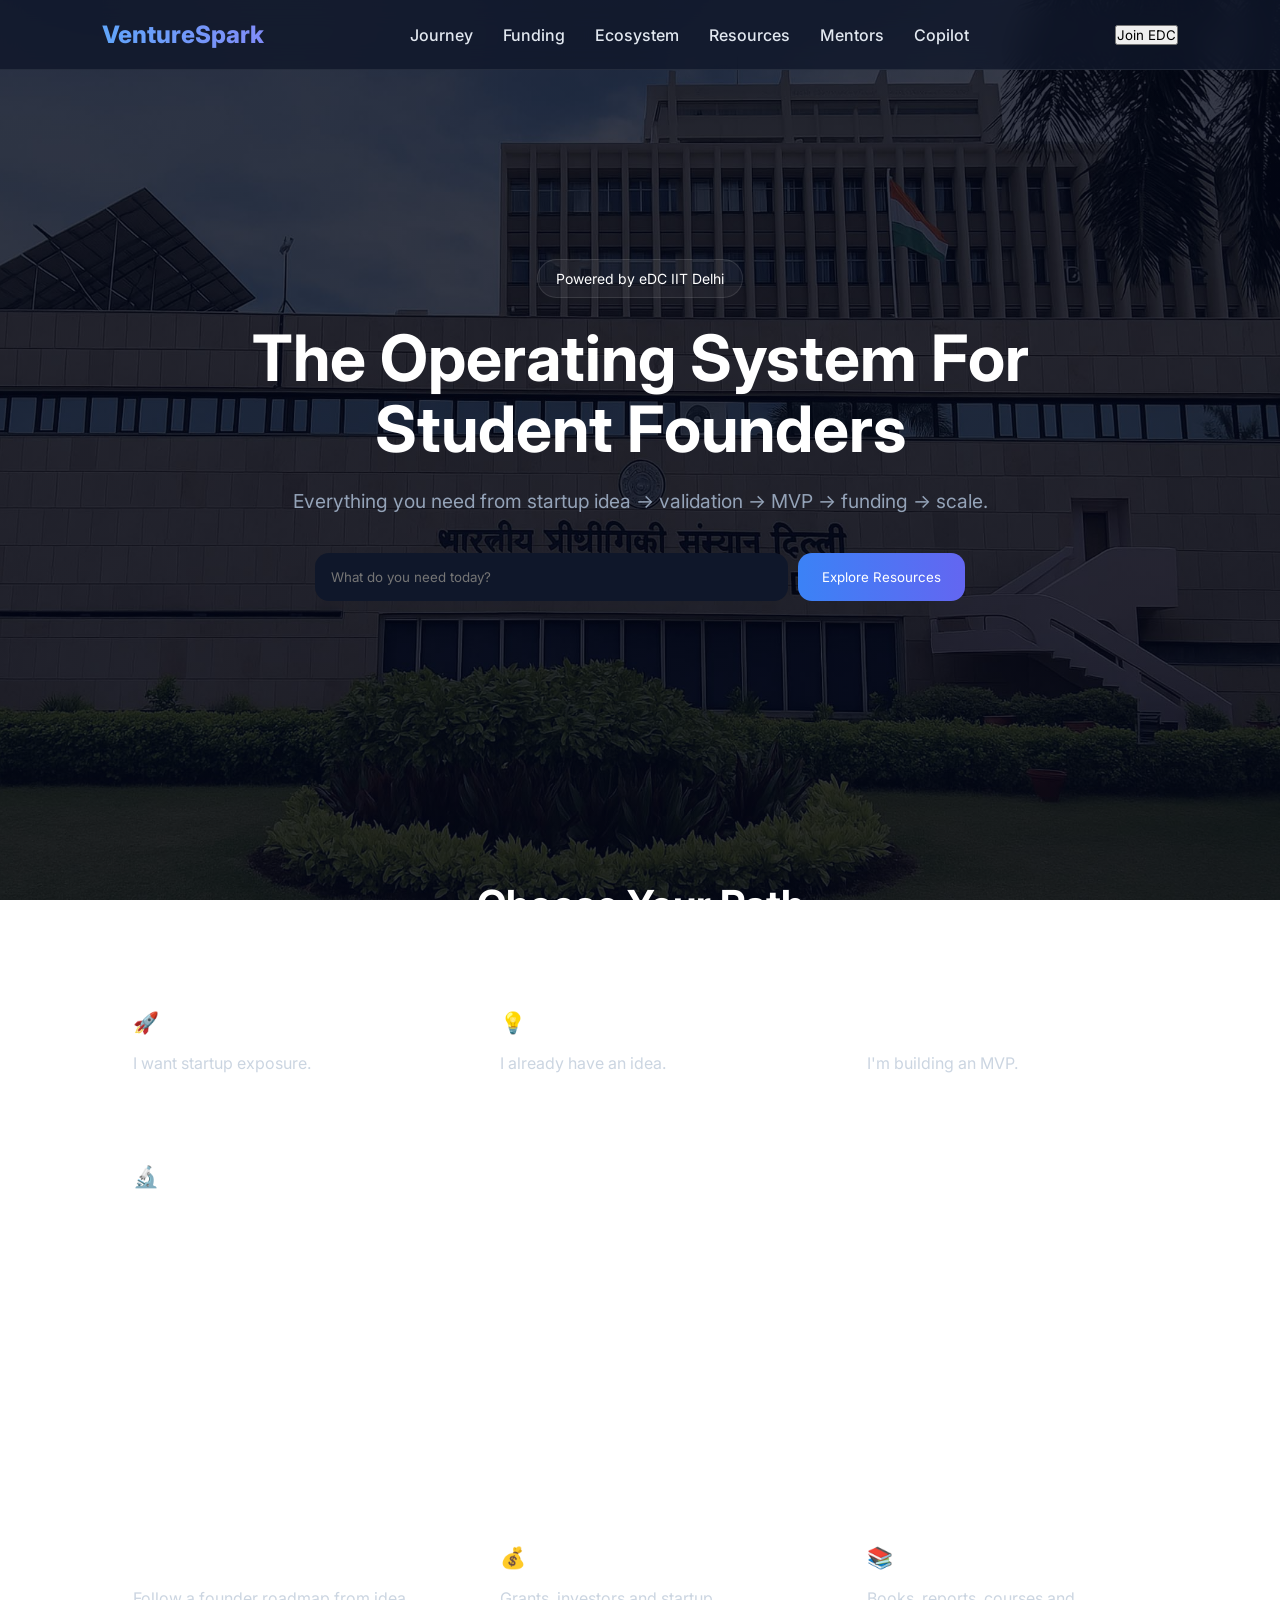
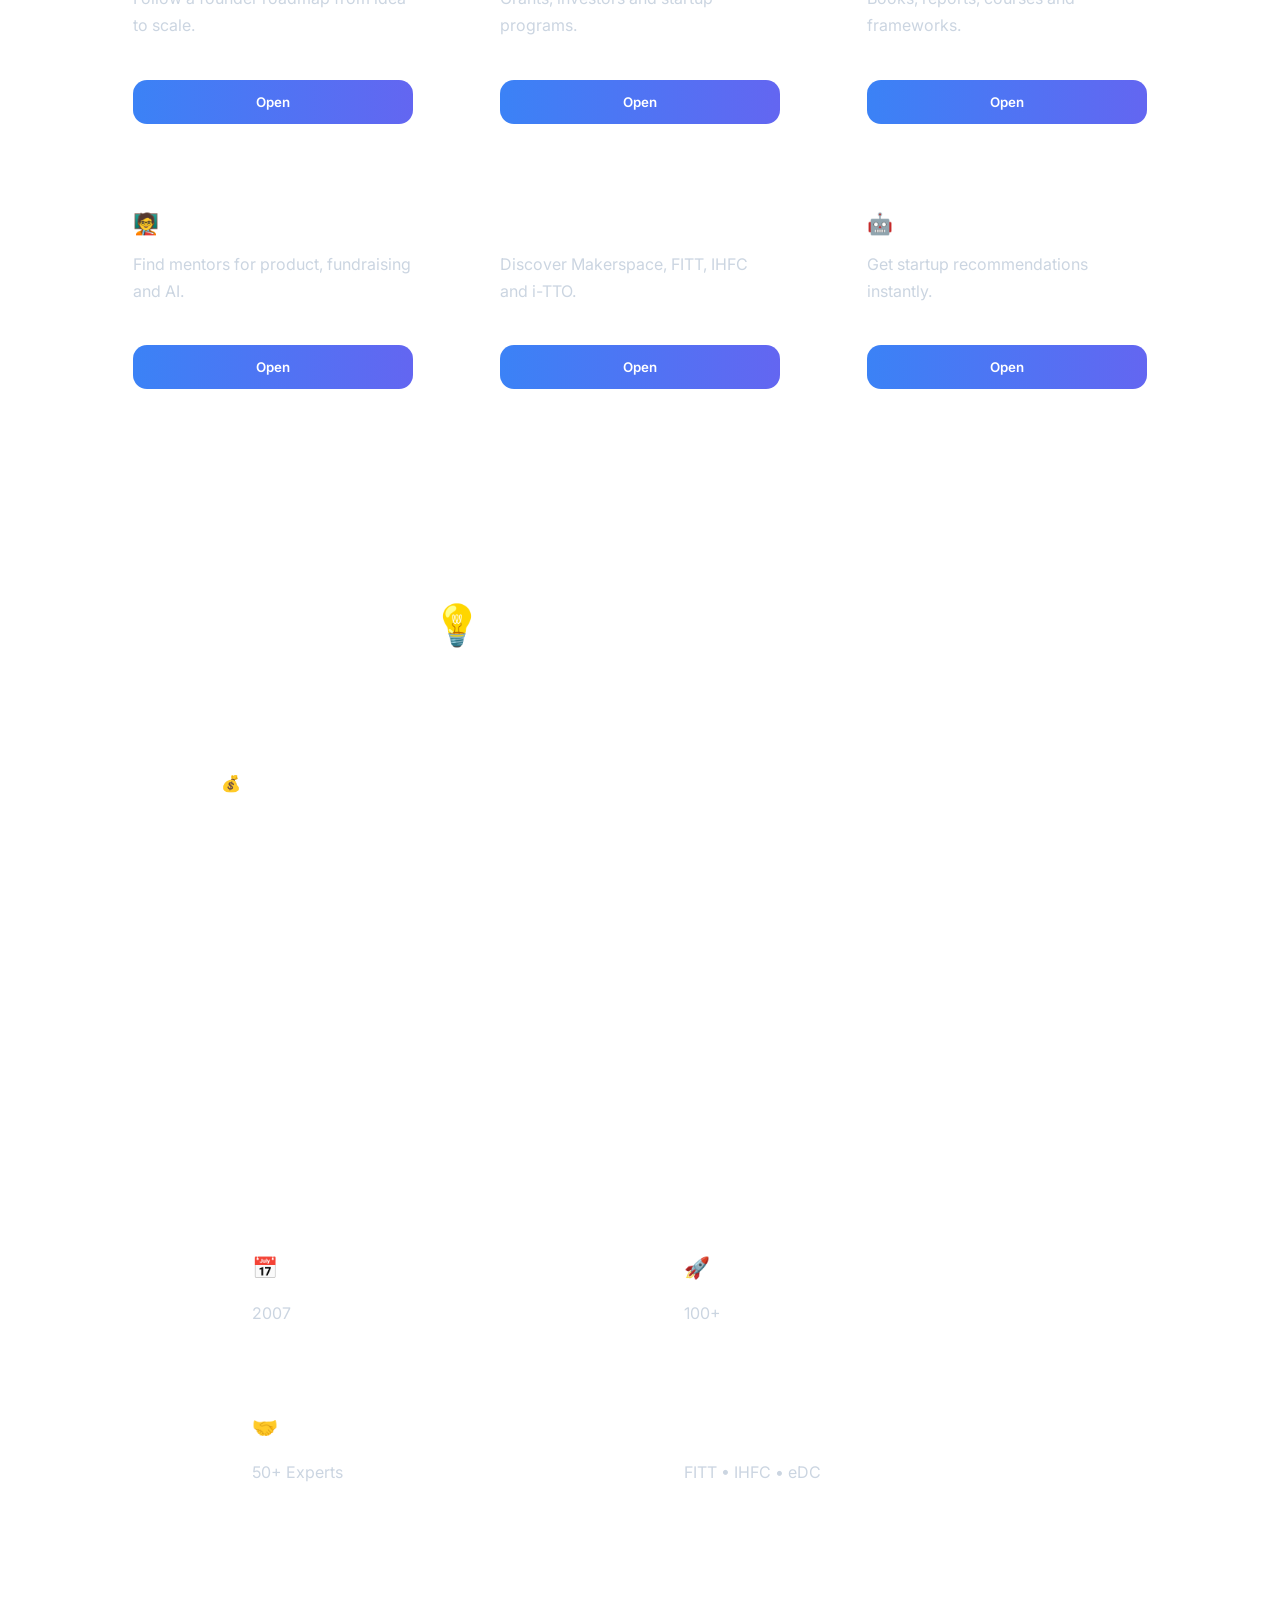
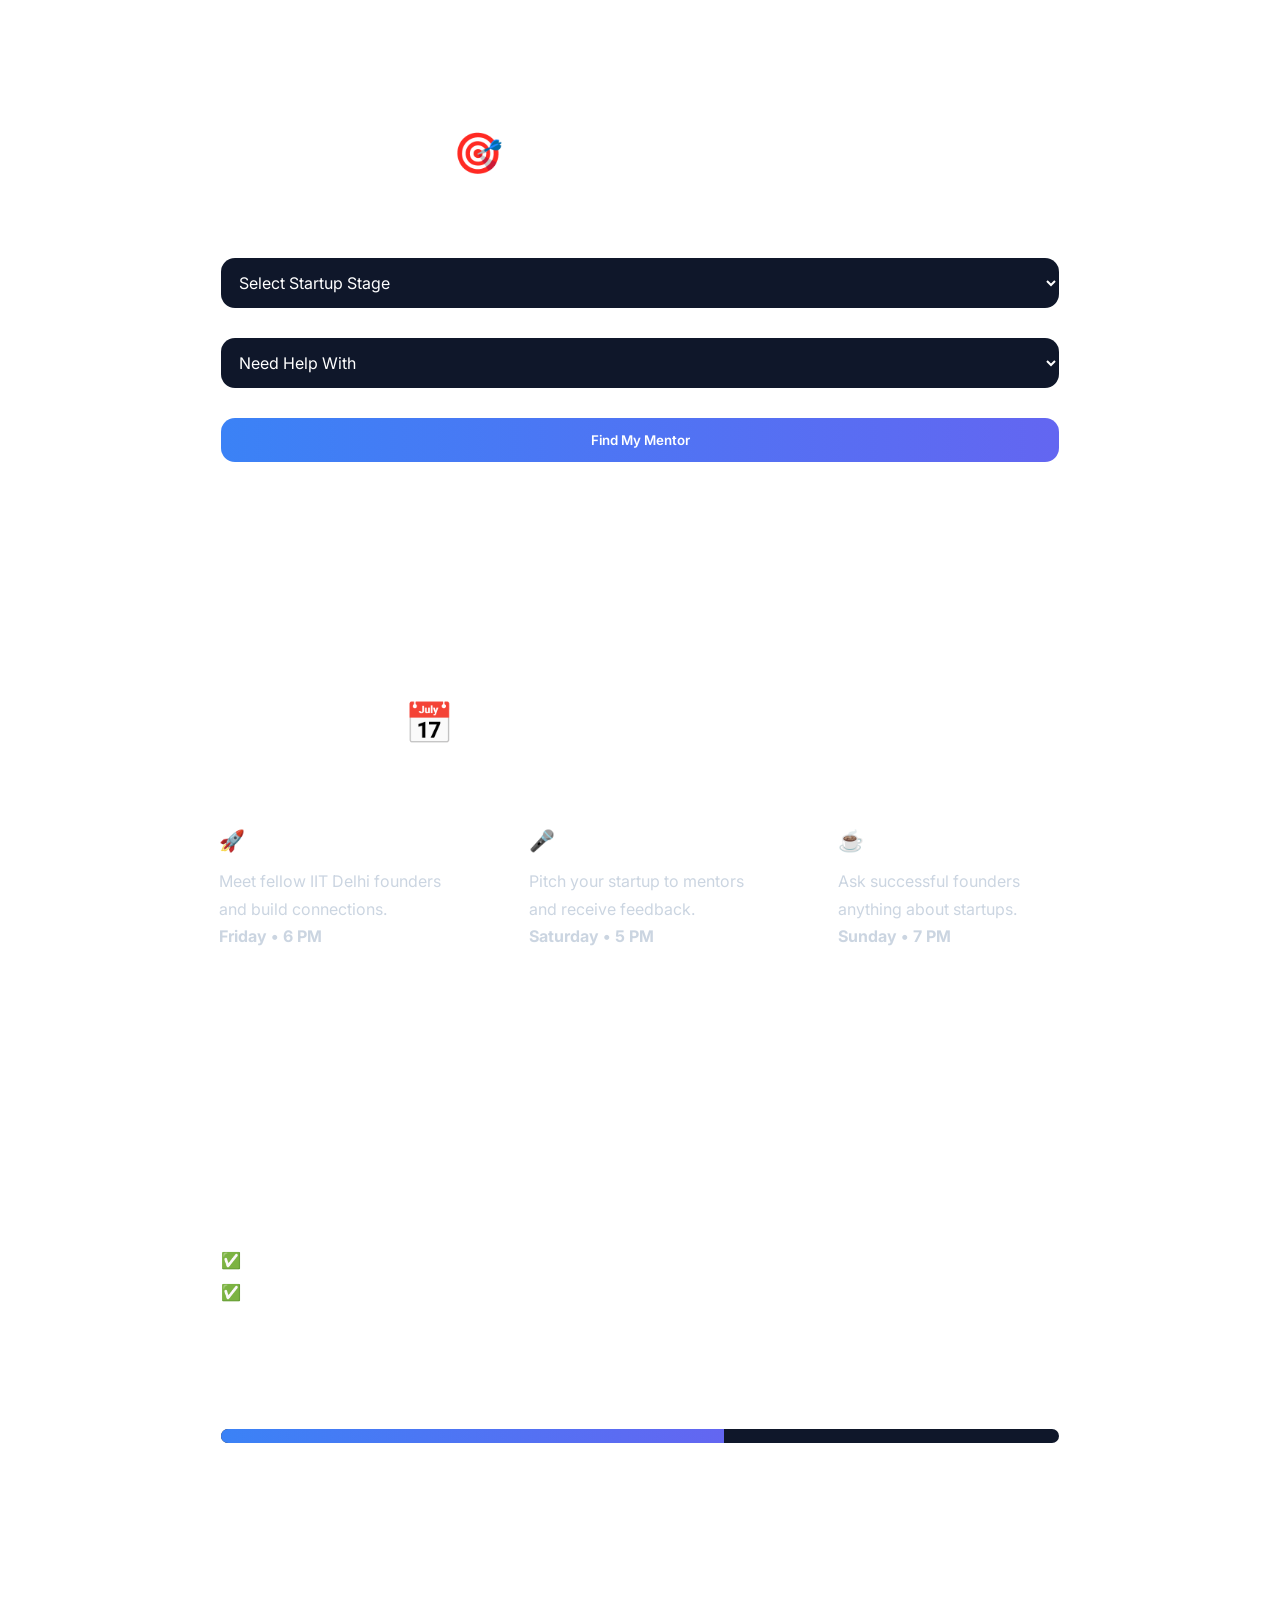
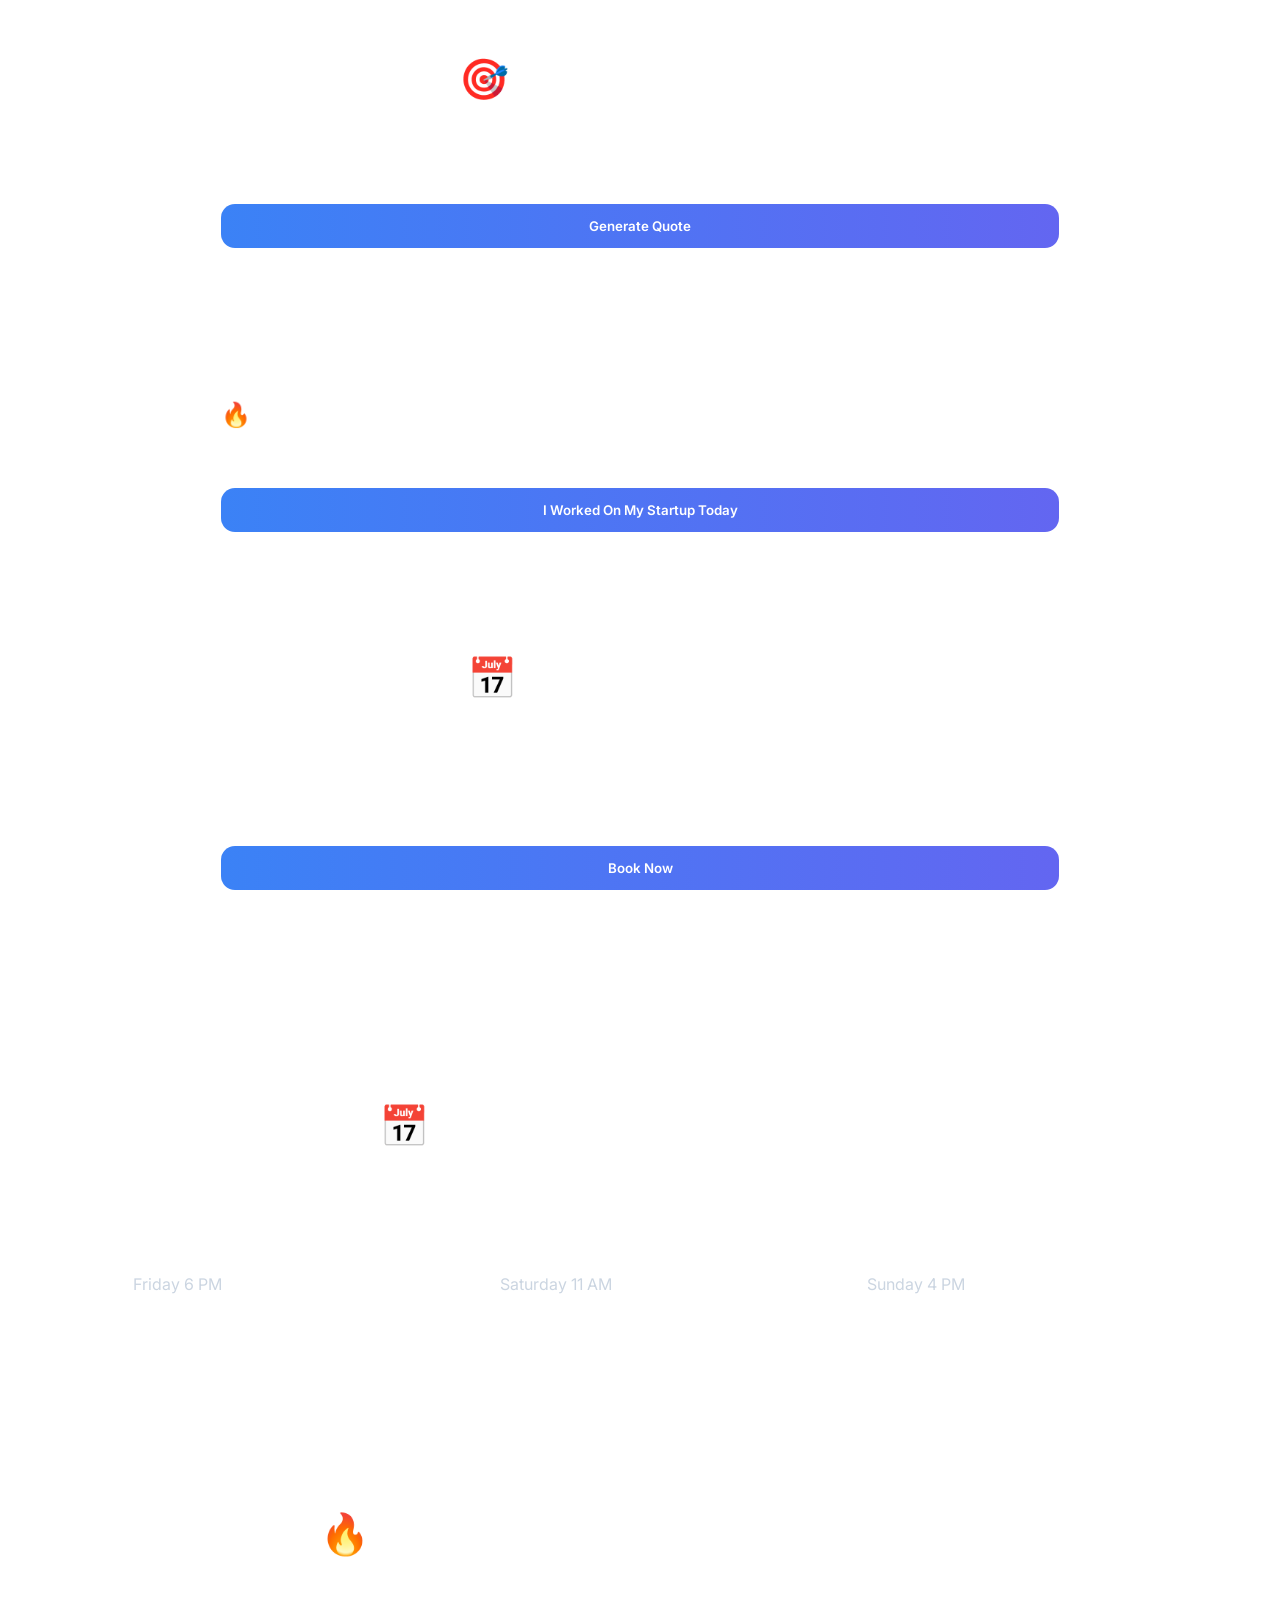
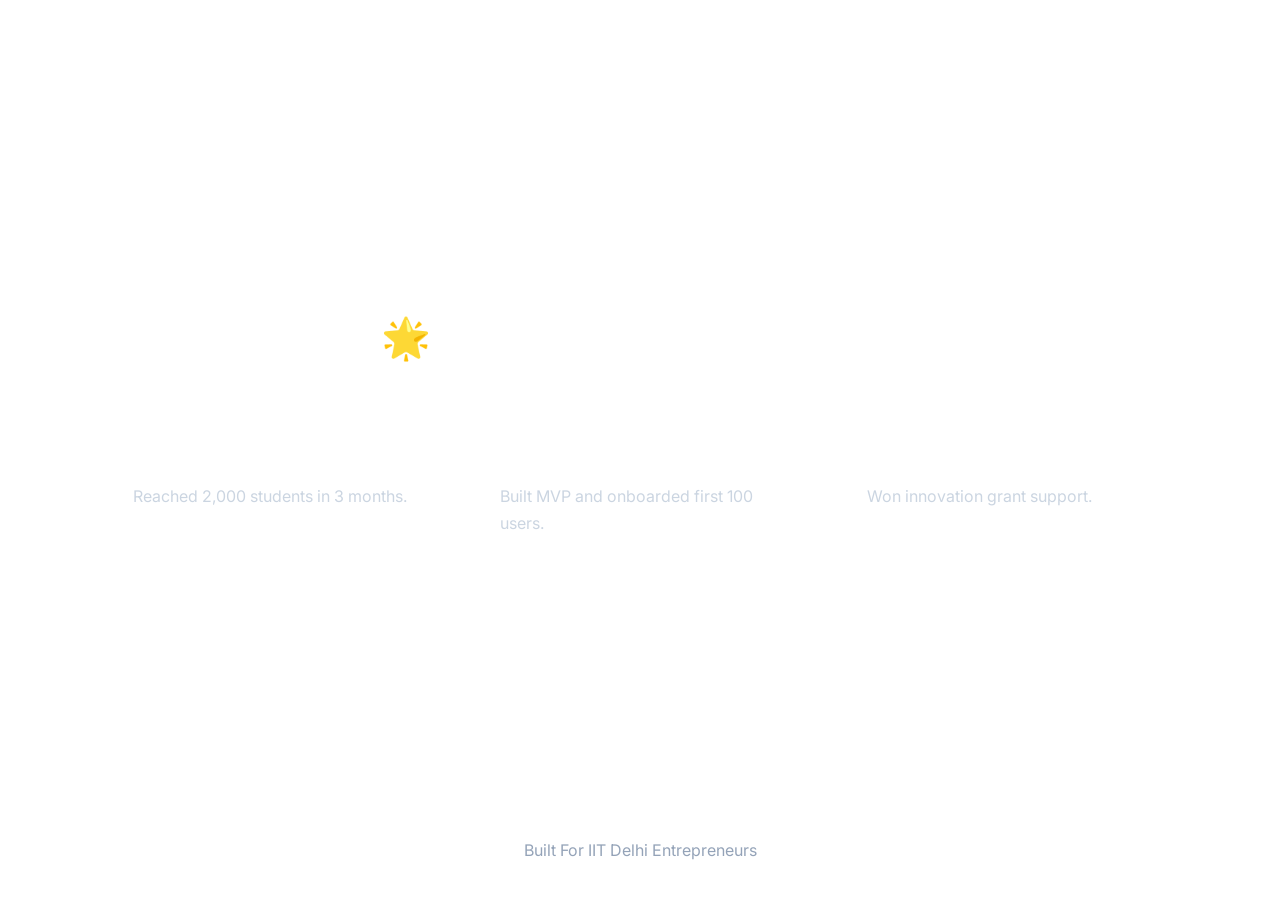
<file: index.html>
<!DOCTYPE html>
<html lang="en">

<head>

    <meta charset="UTF-8">
    <meta name="viewport" content="width=device-width, initial-scale=1.0">

    <title>VentureSpark | eDC IIT Delhi</title>

    <link rel="stylesheet" href="style.css">

    <link href="https://fonts.googleapis.com/css2?family=Inter:wght@300;400;500;600;700;800&display=swap"
        rel="stylesheet">

</head>

<body class="home-page">

    <!-- NAVBAR -->

    <nav>

        <div class="logo">
            VentureSpark
        </div>

        <ul>

            <li>
                <a href="journey.html">Journey</a>
            </li>

            <li>
                <a href="funding.html">Funding</a>
            </li>

            <li>
                <a href="ecosystem.html">Ecosystem</a>
            </li>

            <li>
                <a href="resources.html">Resources</a>
            </li>

            <li>
                <a href="mentors.html">Mentors</a>
            </li>

            <li>
                <a href="copilot.html">Copilot</a>
            </li>

        </ul>

        
        <button onclick="window.open('https://www.edciitd.com','_blank')">

            Join EDC

        </button>

    </nav>

    <!-- HERO -->

    <section class="hero">

        <div class="badge">
            Powered by eDC IIT Delhi
        </div>

        <h1>
            The Operating System For Student Founders
        </h1>

        <p>
            Everything you need from startup idea → validation → MVP → funding → scale.
        </p>

        <div class="search-box">

            <input id="searchInput" placeholder="What do you need today?">

            <button onclick="location.href='resources.html'">
                Explore Resources
            </button>

        </div>

    </section>

    <!-- PERSONAS -->

<section class="section">

    <h2>Choose Your Path</h2>

    <div class="persona-grid">

        <div class="persona-card"
        onclick="window.location.href='resources.html'"
        style="cursor:pointer;">

            <h3>🚀 Explorer</h3>

            <p>
                I want startup exposure.
            </p>

        </div>

        <div class="persona-card"
        onclick="window.location.href='journey.html'"
        style="cursor:pointer;">

            <h3>💡 Builder</h3>

            <p>
                I already have an idea.
            </p>

        </div>

        <div class="persona-card"
        onclick="window.location.href='funding.html'"
        style="cursor:pointer;">

            <h3>🛠 Founder</h3>

            <p>
                I'm building an MVP.
            </p>

        </div>

        <div class="persona-card"
        onclick="window.location.href='ecosystem.html'"
        style="cursor:pointer;">

            <h3>🔬 Researcher</h3>

    </section>

    <!-- QUICK ACCESS -->

    <section class="section">

        <h2>Quick Access</h2>

        <div class="journey-grid">

            <div class="card">

                <h3>🛣 Startup Journey</h3>

                <p>
                    Follow a founder roadmap from idea to scale.
                </p>

                <br>

                <button onclick="location.href='journey.html'">
                    Open
                </button>

            </div>

            <div class="card">

                <h3>💰 Funding Database</h3>

                <p>
                    Grants, investors and startup programs.
                </p>

                <br>

                <button onclick="location.href='funding.html'">
                    Open
                </button>

            </div>

            <div class="card">

                <h3>📚 Founder Resources</h3>

                <p>
                    Books, reports, courses and frameworks.
                </p>

                <br>

                <button onclick="location.href='resources.html'">
                    Open
                </button>

            </div>

            <div class="card">

                <h3>🧑‍🏫 Mentor Marketplace</h3>

                <p>
                    Find mentors for product, fundraising and AI.
                </p>

                <br>

                <button onclick="location.href='mentors.html'">
                    Open
                </button>

            </div>

            <div class="card">

                <h3>🏛 IITD Ecosystem</h3>

                <p>
                    Discover Makerspace, FITT, IHFC and i-TTO.
                </p>

                <br>

                <button onclick="location.href='ecosystem.html'">
                    Open
                </button>

            </div>

            <div class="card">

                <h3>🤖 Startup Copilot</h3>

                <p>
                    Get startup recommendations instantly.
                </p>

                <br>

                <button onclick="location.href='copilot.html'">
                    Open
                </button>

            </div>

        </div>

    </section>

    <!-- DASHBOARD PREVIEW -->
    <section class="section">

<h2>💡 Founder Inspiration</h2>

<div class="dashboard">

<h3 id="factTitle">
Today's Founder Fact
</h3>

<p id="founderFact">

Loading...

</p>

</div>

</section>
    <section class="section">
        <section class="section">
            

            <h2>This Week At EDC</h2>

            <div class="dashboard">

            <div class="journey-grid">

<div class="card">
<h3>📅 Founded</h3>
<p>2007</p>
</div>

<div class="card">
<h3>🚀 Startups Supported</h3>
<p>100+</p>
</div>

<div class="card">
<h3>🤝 Mentor Network</h3>
<p>50+ Experts</p>
</div>

<div class="card">
<h3>🏛 IIT Delhi Ecosystem</h3>
<p>FITT • IHFC • eDC</p>
</div>

</div>
            </section>
            <section class="section">

<h2>🎯 Find Your Mentor</h2>

<div class="dashboard">

<select id="mentorStage">

<option value="">Select Startup Stage</option>
<option value="idea">Idea</option>
<option value="validation">Validation</option>
<option value="mvp">MVP</option>
<option value="funding">Funding</option>
<option value="scale">Scale</option>

</select>

<br><br>

<select id="mentorNeed">

<option value="">Need Help With</option>
<option value="product">Product</option>
<option value="growth">Growth</option>
<option value="fundraising">Fundraising</option>
<option value="technology">Technology</option>
<option value="career">Career</option>

</select>

<br><br>

<button onclick="window.location.href='mentors.html'">
    Find My Mentor
</button>

<div id="mentorResult" style="margin-top:25px;"></div>

</div>

</section>
<section class="section">

<h2>📅 Upcoming EDC Events</h2>

<div class="journey-grid">

<div class="card">

<h3>🚀 Founder Mixer</h3>

<p>
Meet fellow IIT Delhi founders and build connections.
</p>

<p><b>Friday • 6 PM</b></p>

</div>

<div class="card">

<h3>🎤 Pitch Night</h3>

<p>
Pitch your startup to mentors and receive feedback.
</p>

<p><b>Saturday • 5 PM</b></p>

</div>

<div class="card">

<h3>☕ Founder AMA</h3>

<p>
Ask successful founders anything about startups.
</p>

<p><b>Sunday • 7 PM</b></p>

</div>

</div>

</section>

        <h2>Founder Dashboard Preview</h2>

        <div class="dashboard">

            <h3>
                Current Stage: Validation
            </h3>

            <ul>

                <li>✅ Problem Statement</li>

                <li>✅ Customer Interviews</li>

                <li>⬜ Build MVP</li>

                <li>⬜ Meet Mentor</li>

                <li>⬜ Apply For Grant</li>

            </ul>

            <div class="progress">

                <div class="fill"></div>

            </div>

        </div>

    </section>
    
<section class="section">

<h2>🎯 Startup Wisdom</h2>

<div class="dashboard">

<p id="quoteBox">

Click below for motivation.

</p>

<button id="quoteBtn">

Generate Quote

</button>

</div>

</section>
<div class="dashboard">

<h2>🔥 Founder Streak</h2>

<h1 id="streak">

1 Day

</h1>

<p>
Keep building every day.
</p>

<button id="streakBtn">

I Worked On My Startup Today

</button>

</div>
<section class="section">

<h2>📅 Book A Session</h2>

<div class="dashboard">

<h3>30 Minute Founder Consultation</h3>

<p>
Discuss your startup with an experienced mentor.
</p>

<button
onclick="window.open('https://calendly.com','_blank')">

Book Now

</button>

</div>

</section>
<section class="section">

<h2>📅 This Week's Office Hours</h2>

<div class="journey-grid">

<div class="card">

<h3>Product Strategy</h3>

<p>
Friday 6 PM
</p>

</div>

<div class="card">

<h3>Fundraising AMA</h3>

<p>
Saturday 11 AM
</p>

</div>

<div class="card">

<h3>Startup Clinics</h3>

<p>
Sunday 4 PM
</p>

</div>

</div>

</section>
<section class="section">

<h2>🔥 Startup Challenge Of The Week</h2>

<div class="dashboard">

<h3>
Talk to 5 potential users this week.
</h3>

<p>
The fastest way to build a startup is to understand your customers.
</p>

</div>

</section>
<section class="section">

<h2>🌟 Founder Success Stories</h2>

<div class="journey-grid">

<div class="card">

<h3>EdTech Startup</h3>

<p>
Reached 2,000 students in 3 months.
</p>

</div>

<div class="card">

<h3>AI Startup</h3>

<p>
Built MVP and onboarded first 100 users.
</p>

</div>

<div class="card">

<h3>Climate Startup</h3>

<p>
Won innovation grant support.
</p>

</div>

</div>

</section>

    <!-- FOOTER -->

    <footer>

        <h3>
            VentureSpark
        </h3>

        <p>
            Built For IIT Delhi Entrepreneurs
        </p>

    </footer>

    <script src="script.js"></script>

</body>

</html>
</file>
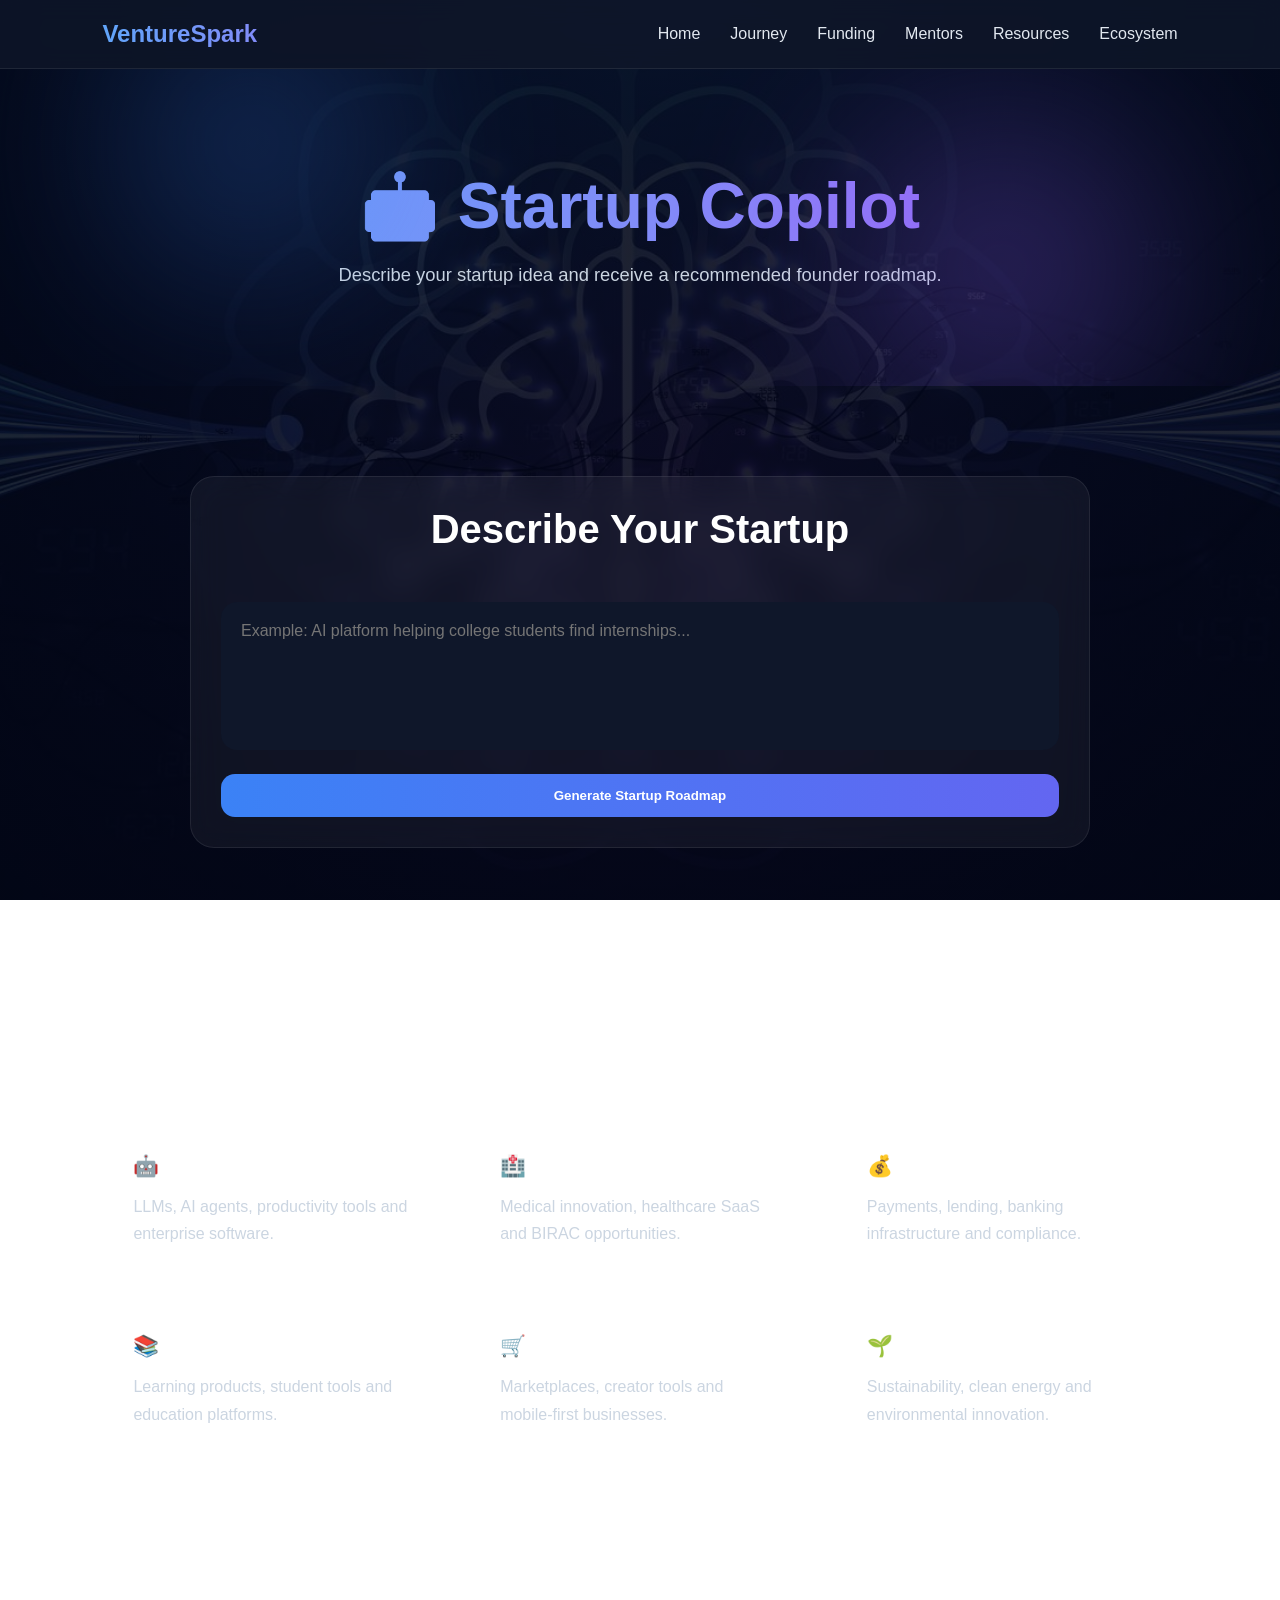
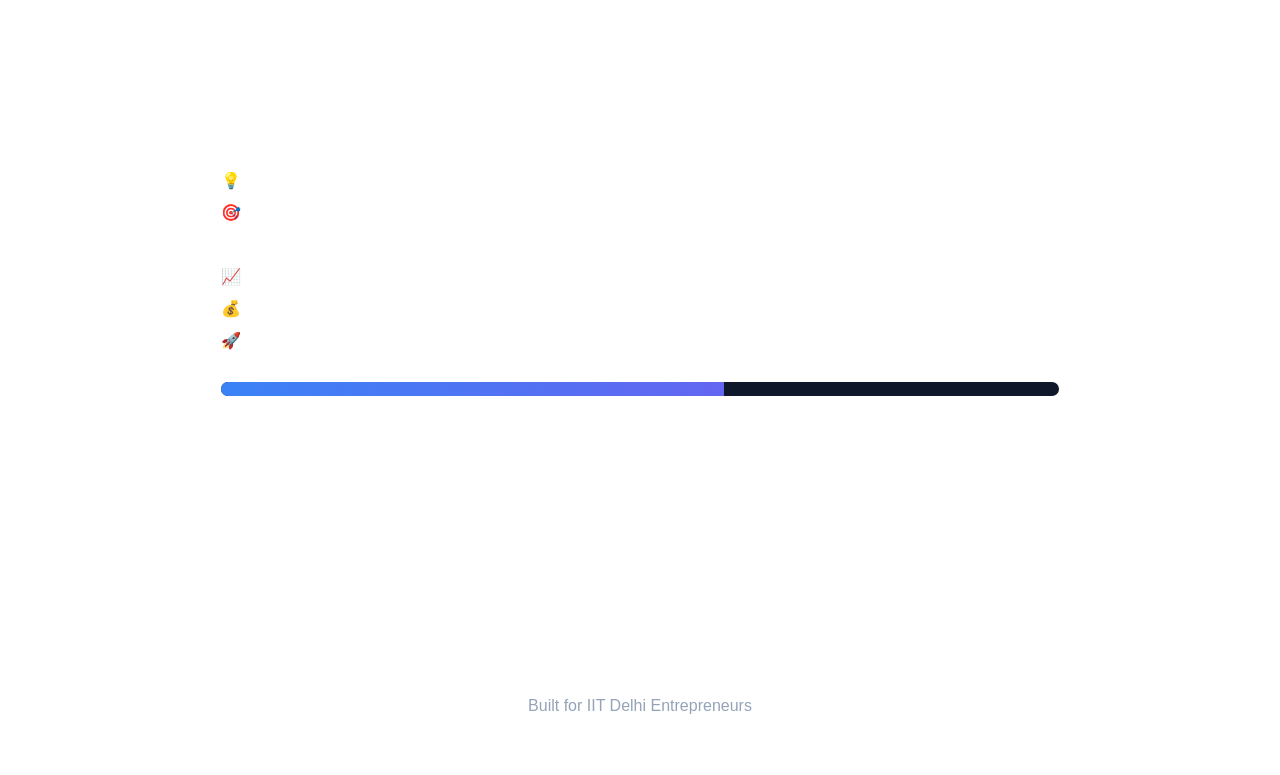
<file: copilot.html>
<!DOCTYPE html>
<html lang="en">

<head>

<meta charset="UTF-8">
<meta name="viewport" content="width=device-width, initial-scale=1.0">

<title>Startup Copilot | VentureSpark</title>

<link rel="stylesheet" href="style.css">

</head>

<body class="copilot-page">


<nav>

<div class="logo">
VentureSpark
</div>

<ul>

<li><a href="index.html">Home</a></li>
<li><a href="journey.html">Journey</a></li>
<li><a href="funding.html">Funding</a></li>
<li><a href="mentors.html">Mentors</a></li>
<li><a href="resources.html">Resources</a></li>
<li><a href="ecosystem.html">Ecosystem</a></li>

</ul>

</nav>

<section class="page-hero">

<div class="floating-orb orb1"></div>
<div class="floating-orb orb2"></div>

<h1>
🤖 Startup Copilot
</h1>

<p>
Describe your startup idea and receive a recommended founder roadmap.
</p>

</section>

<section class="section">

<div class="dashboard">

<h2>Describe Your Startup</h2>

<textarea
id="userInput"
rows="6"
placeholder="Example: AI platform helping college students find internships..."
></textarea>

<button
id="askBtn"
style="
margin-top:20px;
width:100%;
padding:14px;
border:none;
border-radius:14px;
background:linear-gradient(90deg,#3b82f6,#6366f1);
color:white;
font-weight:600;
cursor:pointer;
">

Generate Startup Roadmap

</button>

<div
id="response"
style="
margin-top:25px;
padding:25px;
background:rgba(255,255,255,0.05);
border-radius:20px;
display:none;
">
</div>

</div>

</section>

<section class="section">

<h2>Popular Startup Tracks</h2>

<div class="journey-grid">

<div class="card">

<h3>🤖 AI Startups</h3>

<p>
LLMs, AI agents, productivity tools and enterprise software.
</p>

</div>

<div class="card">

<h3>🏥 Healthcare</h3>

<p>
Medical innovation, healthcare SaaS and BIRAC opportunities.
</p>

</div>

<div class="card">

<h3>💰 FinTech</h3>

<p>
Payments, lending, banking infrastructure and compliance.
</p>

</div>

<div class="card">

<h3>📚 EdTech</h3>

<p>
Learning products, student tools and education platforms.
</p>

</div>

<div class="card">

<h3>🛒 Consumer Apps</h3>

<p>
Marketplaces, creator tools and mobile-first businesses.
</p>

</div>

<div class="card">

<h3>🌱 ClimateTech</h3>

<p>
Sustainability, clean energy and environmental innovation.
</p>

</div>

</div>

</section>

<section class="section">

<h2>Founder Workflow</h2>

<div class="dashboard">

<ul>

<li>💡 Identify a Problem</li>

<li>🎯 Validate with Customers</li>

<li>🛠 Build MVP</li>

<li>📈 Acquire Users</li>

<li>💰 Raise Funding</li>

<li>🚀 Scale Business</li>

</ul>

<div class="progress">

<div class="fill"></div>

</div>

</div>

</section>

<footer>

<h3>VentureSpark</h3>

<p>
Built for IIT Delhi Entrepreneurs
</p>

</footer>

<script src="script.js"></script>

</body>

</html>
</file>
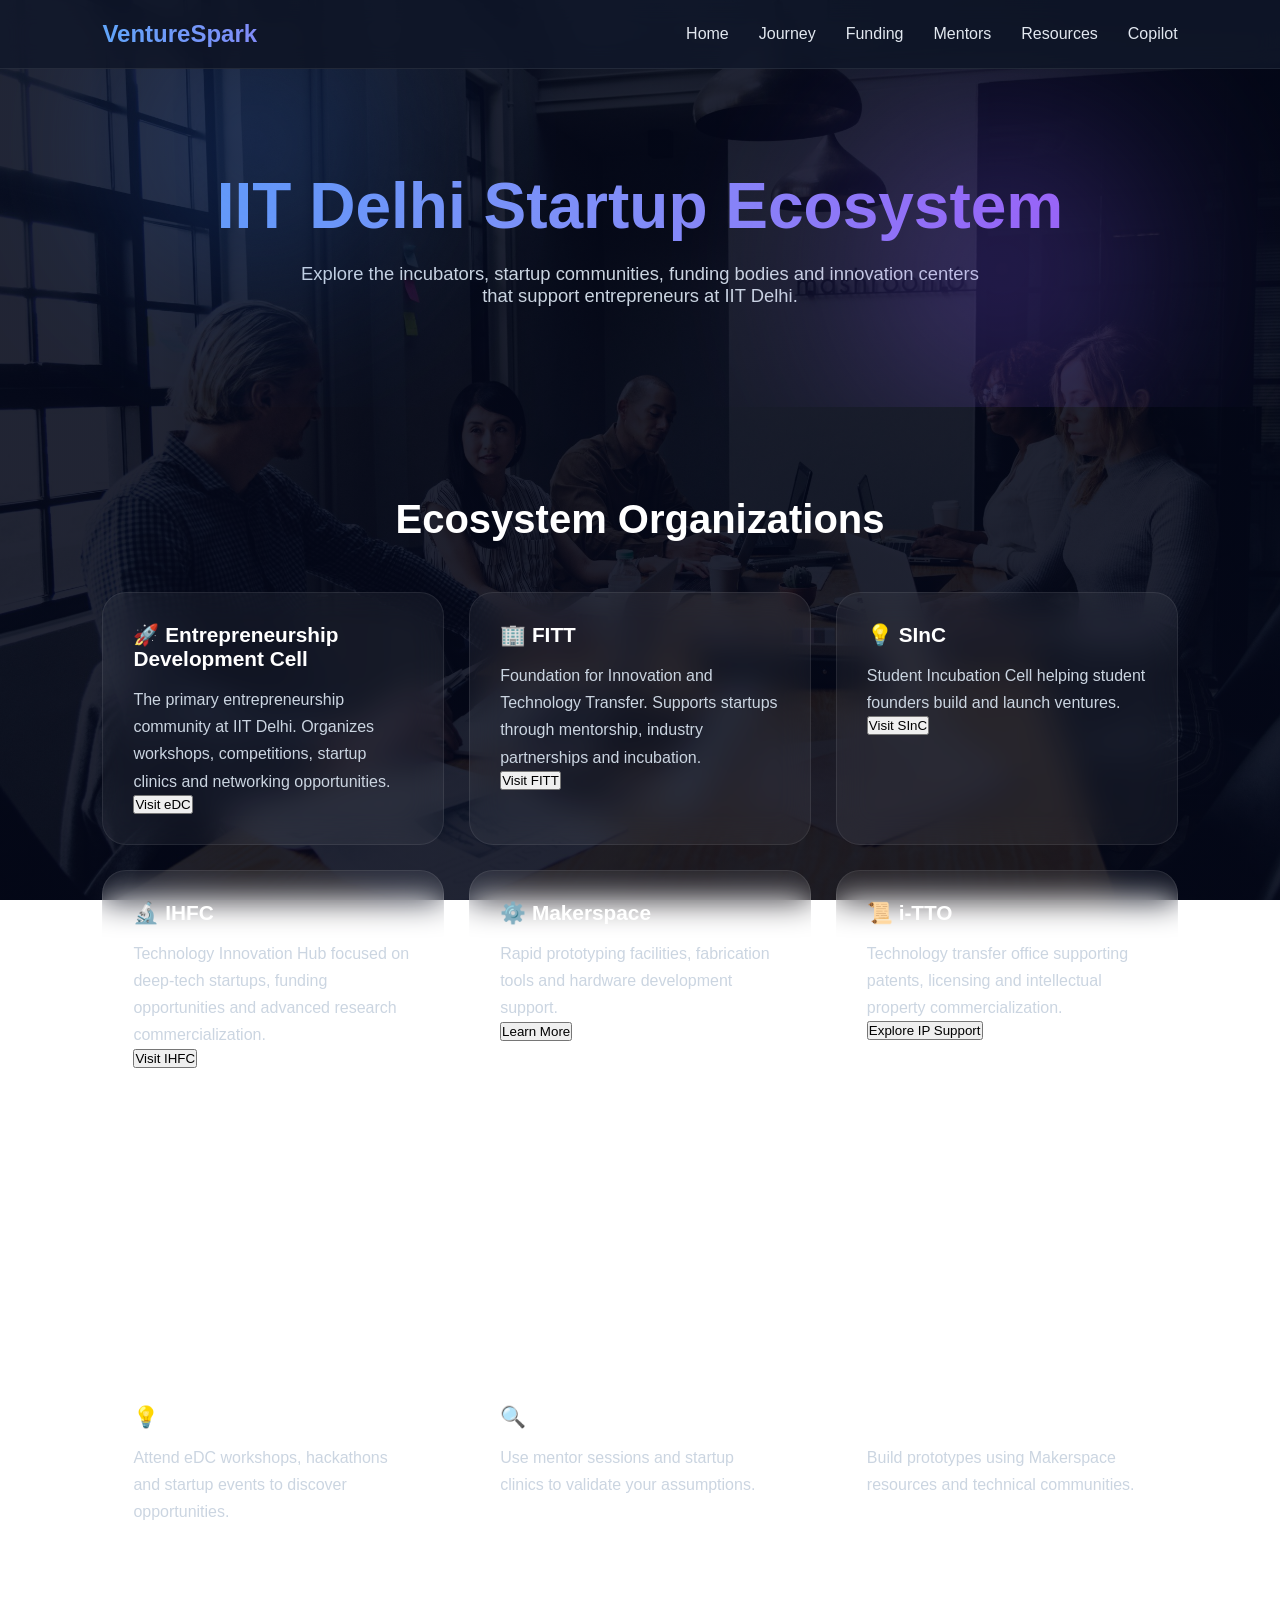
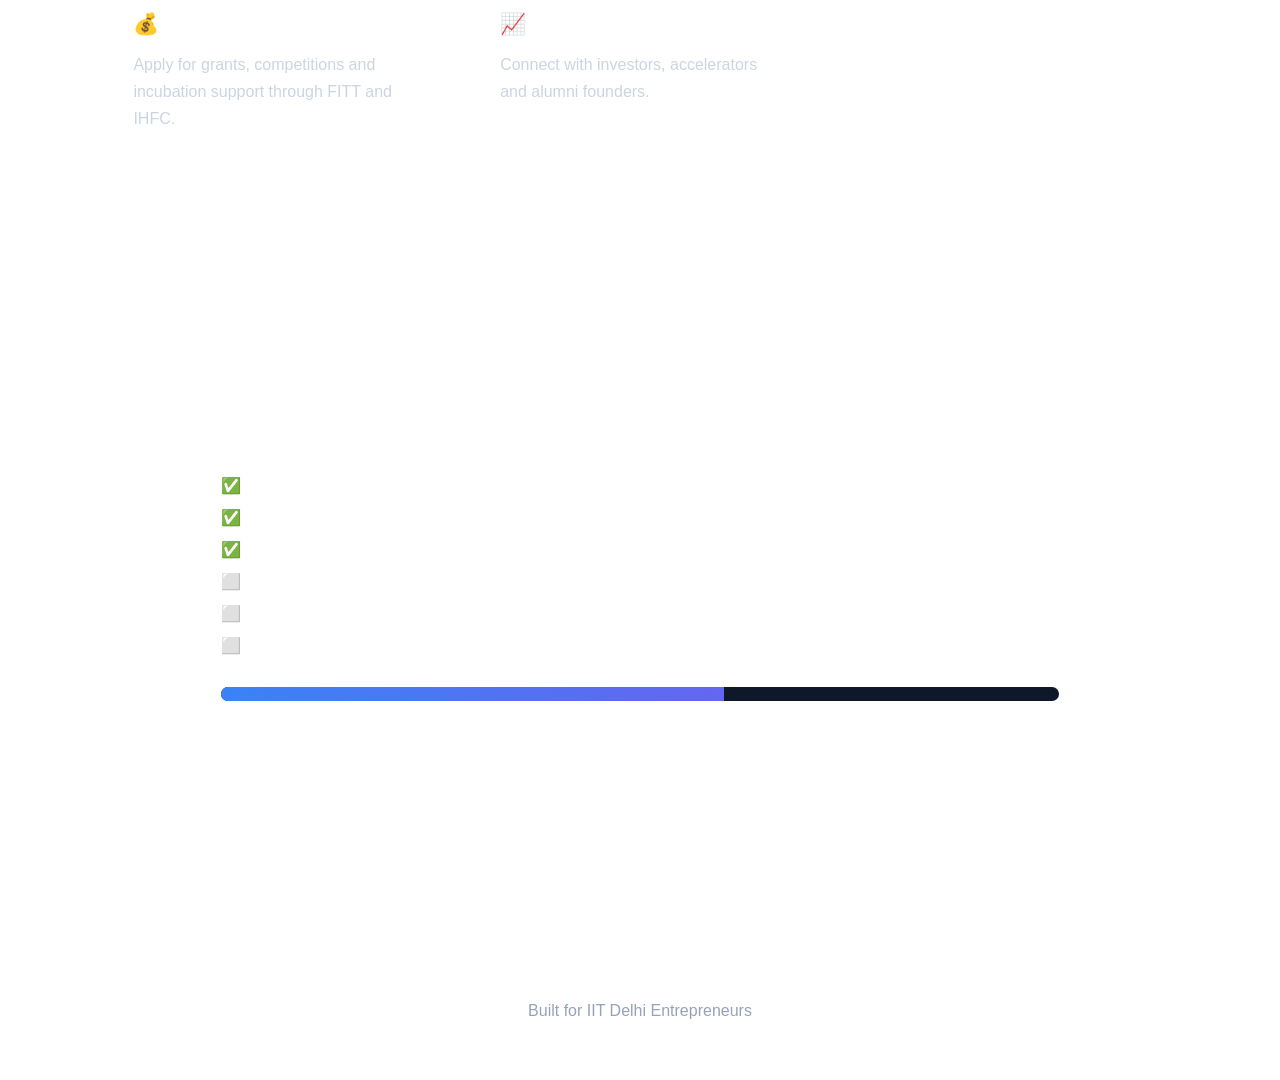
<file: ecosystem.html>
<!DOCTYPE html>
<html lang="en">

<head>

<meta charset="UTF-8">
<meta name="viewport" content="width=device-width, initial-scale=1.0">

<title>Ecosystem | VentureSpark</title>

<link rel="stylesheet" href="style.css">

</head>

<body class="ecosystem-page">


<nav>

<div class="logo">
VentureSpark
</div>

<ul>

<li><a href="index.html">Home</a></li>
<li><a href="journey.html">Journey</a></li>
<li><a href="funding.html">Funding</a></li>
<li><a href="mentors.html">Mentors</a></li>
<li><a href="resources.html">Resources</a></li>
<li><a href="copilot.html">Copilot</a></li>

</ul>

</nav>

<section class="page-hero">

<div class="floating-orb orb1"></div>

<div class="floating-orb orb2"></div>

<h1>
IIT Delhi Startup Ecosystem
</h1>

<p>
Explore the incubators, startup communities, funding bodies and innovation centers that support entrepreneurs at IIT Delhi.
</p>

</section>

<section class="section">

<h2>Ecosystem Organizations</h2>

<div class="ecosystem-grid">

<div class="ecosystem-card">

<h3>🚀 Entrepreneurship Development Cell</h3>

<p>
The primary entrepreneurship community at IIT Delhi. Organizes workshops, competitions, startup clinics and networking opportunities.
</p>

<button onclick="window.open('https://www.edciitd.com','_blank')">
Visit eDC
</button>

</div>

<div class="ecosystem-card">

<h3>🏢 FITT</h3>

<p>
Foundation for Innovation and Technology Transfer. Supports startups through mentorship, industry partnerships and incubation.
</p>

<button onclick="window.open('https://fitt-iitd.in','_blank')">
Visit FITT
</button>

</div>

<div class="ecosystem-card">

<h3>💡 SInC</h3>

<p>
Student Incubation Cell helping student founders build and launch ventures.
</p>

<button onclick="window.open('https://www.sinciitd.com','_blank')">
Visit SInC
</button>

</div>

<div class="ecosystem-card">

<h3>🔬 IHFC</h3>

<p>
Technology Innovation Hub focused on deep-tech startups, funding opportunities and advanced research commercialization.
</p>

<button onclick="window.open('https://www.ihfc.co.in','_blank')">
Visit IHFC
</button>

</div>

<div class="ecosystem-card">

<h3>⚙️ Makerspace</h3>

<p>
Rapid prototyping facilities, fabrication tools and hardware development support.
</p>

<button onclick="window.open('https://home.iitd.ac.in','_blank')">
Learn More
</button>

</div>

<div class="ecosystem-card">

<h3>📜 i-TTO</h3>

<p>
Technology transfer office supporting patents, licensing and intellectual property commercialization.
</p>

<button onclick="window.open('https://fitt-iitd.in','_blank')">
Explore IP Support
</button>

</div>

</div>

</section>

<section class="section">

<h2>Founder Roadmap Through IIT Delhi</h2>

<div class="journey-grid">

<div class="card">

<h3>💡 Idea Stage</h3>

<p>
Attend eDC workshops, hackathons and startup events to discover opportunities.
</p>

</div>

<div class="card">

<h3>🔍 Validation</h3>

<p>
Use mentor sessions and startup clinics to validate your assumptions.
</p>

</div>

<div class="card">

<h3>🛠 MVP</h3>

<p>
Build prototypes using Makerspace resources and technical communities.
</p>

</div>

<div class="card">

<h3>💰 Funding</h3>

<p>
Apply for grants, competitions and incubation support through FITT and IHFC.
</p>

</div>

<div class="card">

<h3>📈 Scale</h3>

<p>
Connect with investors, accelerators and alumni founders.
</p>

</div>

</div>

</section>

<section class="section">

<h2>Recommended Next Steps</h2>

<div class="dashboard">

<ul>

<li>✅ Join eDC IIT Delhi</li>

<li>✅ Attend Startup Workshops</li>

<li>✅ Explore Mentorship Opportunities</li>

<li>⬜ Build MVP</li>

<li>⬜ Apply for Funding</li>

<li>⬜ Scale Startup</li>

</ul>

<div class="progress">

<div class="fill"></div>

</div>

</div>

</section>

<footer>

<h3>VentureSpark</h3>

<p>
Built for IIT Delhi Entrepreneurs
</p>

</footer>

<script src="script.js"></script>

</body>

</html>
</file>
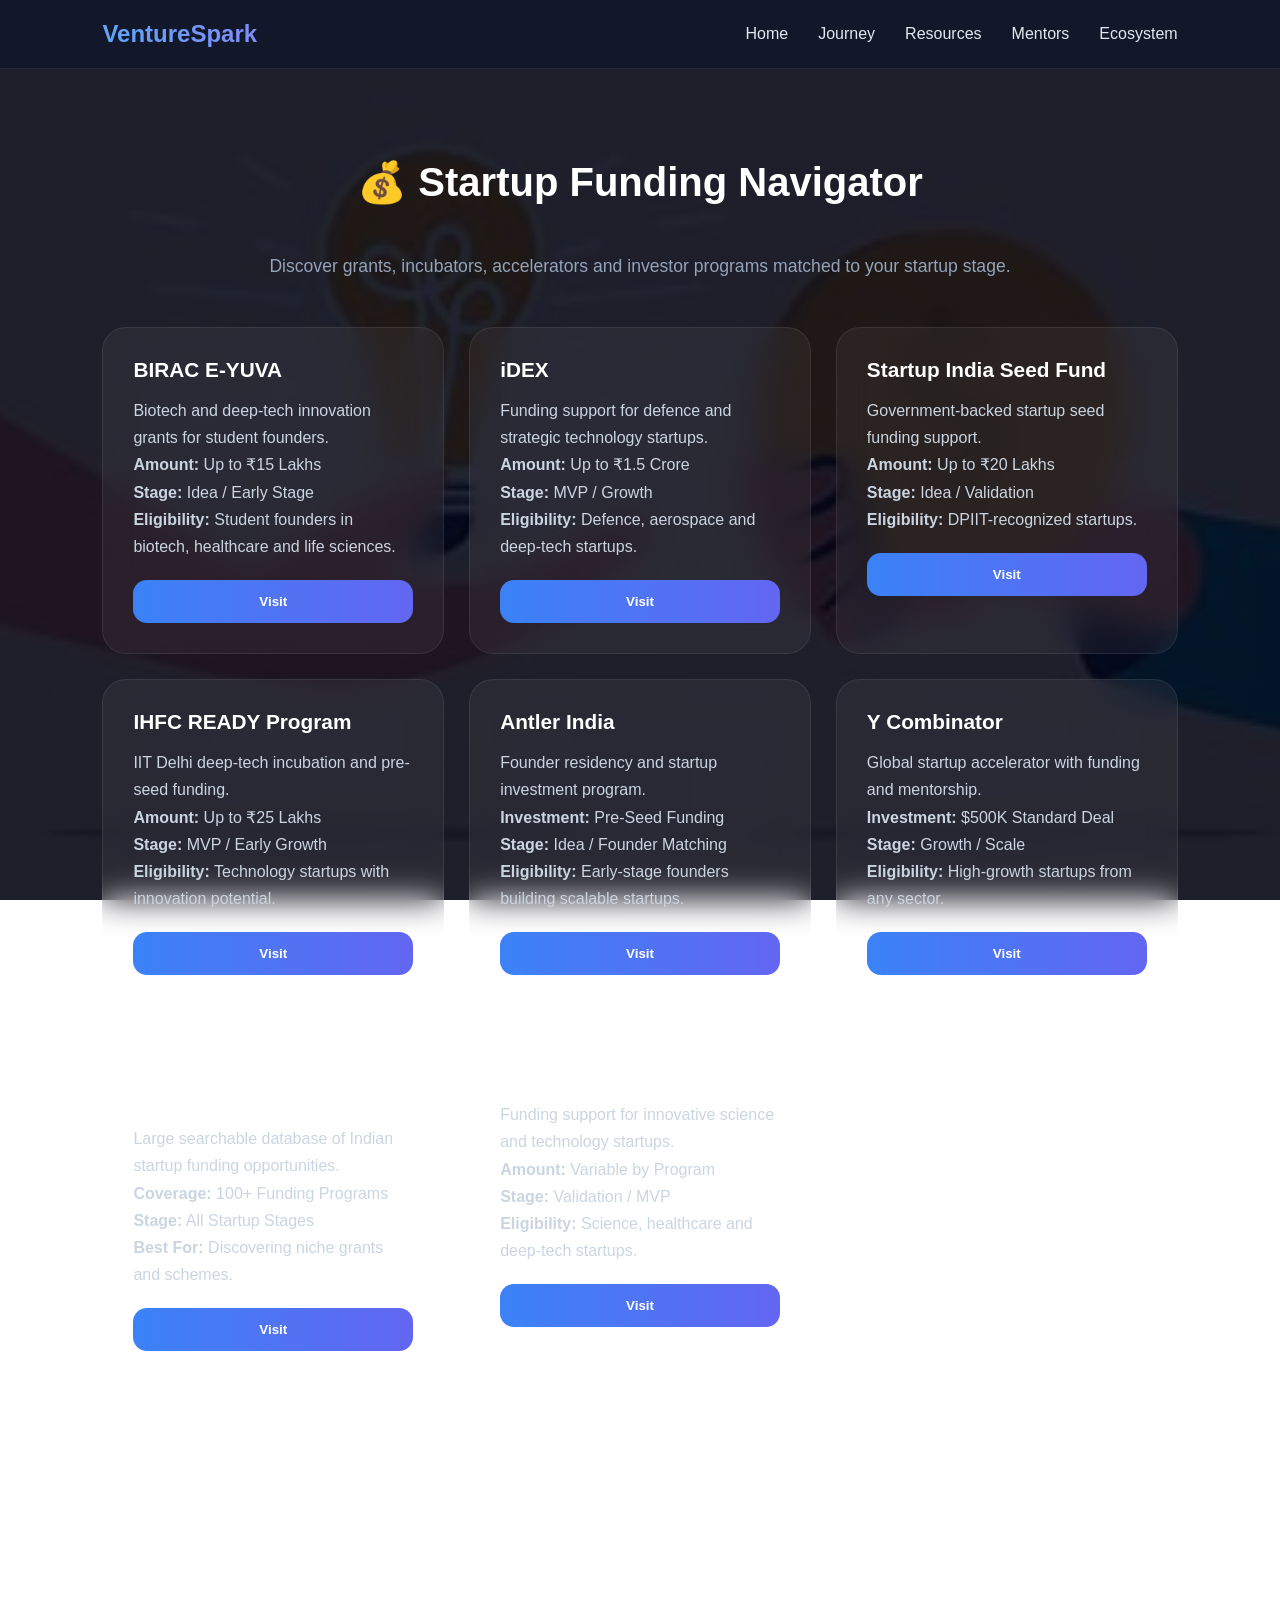
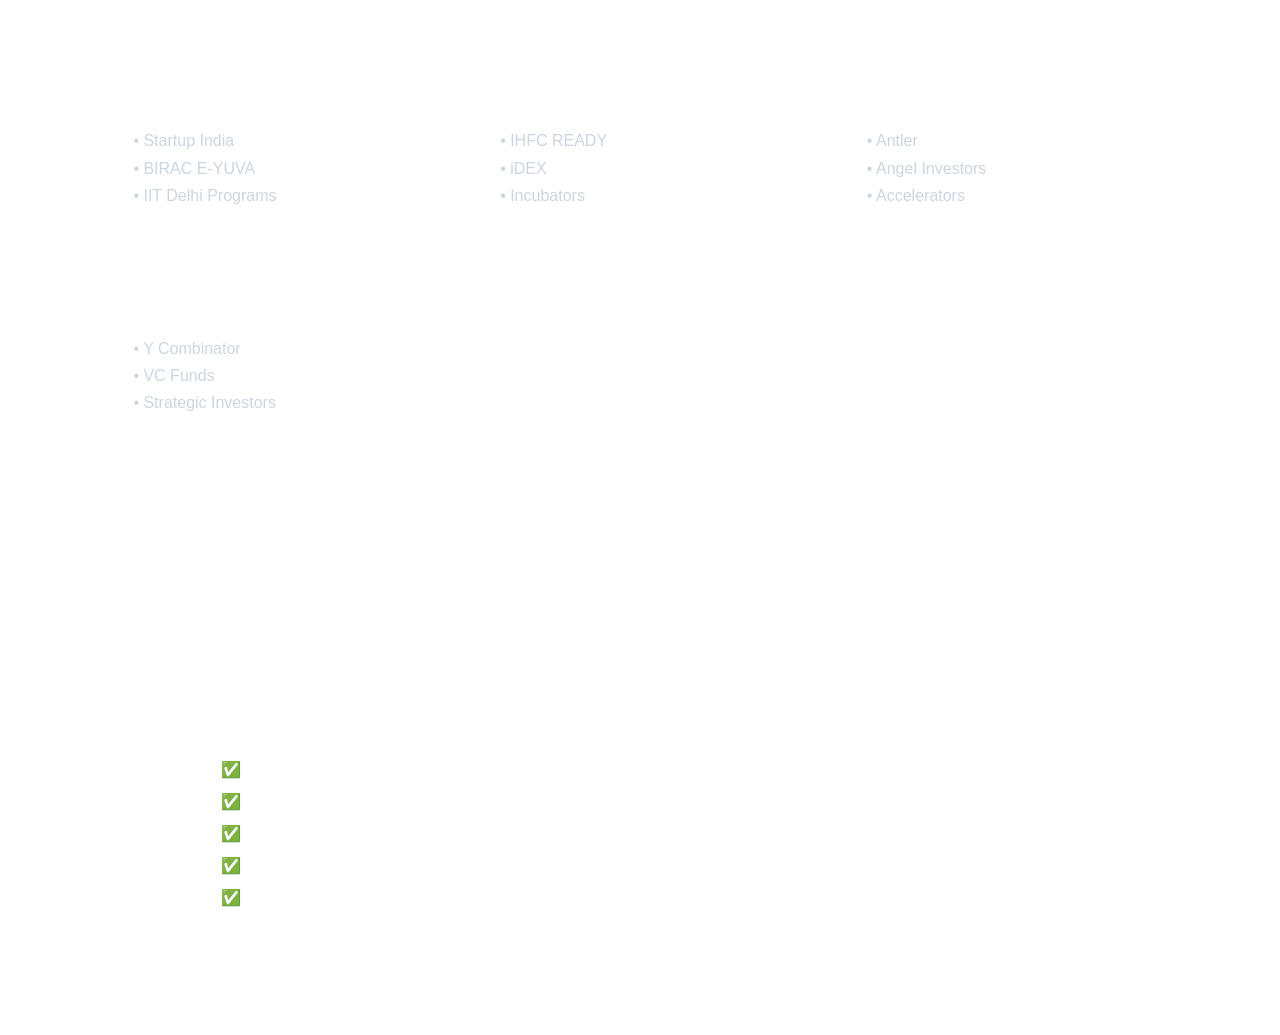
<file: funding.html>
<!DOCTYPE html>
<html lang="en">

<head>

<meta charset="UTF-8">
<meta name="viewport" content="width=device-width, initial-scale=1.0">

<title>Funding Database | VentureSpark</title>

<link rel="stylesheet" href="style.css">

</head>

<body class="funding-page">

<nav>

<div class="logo">
VentureSpark
</div>

<ul>

<li><a href="index.html">Home</a></li>
<li><a href="journey.html">Journey</a></li>
<li><a href="resources.html">Resources</a></li>
<li><a href="mentors.html">Mentors</a></li>
<li><a href="ecosystem.html">Ecosystem</a></li>

</ul>

</nav>

<section class="section">

<h1>💰 Startup Funding Navigator</h1>

<p class="subtitle">
Discover grants, incubators, accelerators and investor programs matched to your startup stage.
</p>

<div class="opportunity-grid">

<div class="opportunity-card">

<h3>BIRAC E-YUVA</h3>

<p>
Biotech and deep-tech innovation grants for student founders.
</p>

<p>
<strong>Amount:</strong> Up to ₹15 Lakhs
</p>

<p>
<strong>Stage:</strong> Idea / Early Stage
</p>

<p>
<strong>Eligibility:</strong> Student founders in biotech, healthcare and life sciences.
</p>

<button onclick="window.open('https://birac.nic.in','_blank')">
Visit
</button>

</div>

<div class="opportunity-card">

<h3>iDEX</h3>

<p>
Funding support for defence and strategic technology startups.
</p>

<p>
<strong>Amount:</strong> Up to ₹1.5 Crore
</p>

<p>
<strong>Stage:</strong> MVP / Growth
</p>

<p>
<strong>Eligibility:</strong> Defence, aerospace and deep-tech startups.
</p>

<button onclick="window.open('https://idex.gov.in','_blank')">
Visit
</button>

</div>

<div class="opportunity-card">

<h3>Startup India Seed Fund</h3>

<p>
Government-backed startup seed funding support.
</p>

<p>
<strong>Amount:</strong> Up to ₹20 Lakhs
</p>

<p>
<strong>Stage:</strong> Idea / Validation
</p>

<p>
<strong>Eligibility:</strong> DPIIT-recognized startups.
</p>

<button onclick="window.open('https://www.startupindia.gov.in','_blank')">
Visit
</button>

</div>

<div class="opportunity-card">

<h3>IHFC READY Program</h3>

<p>
IIT Delhi deep-tech incubation and pre-seed funding.
</p>

<p>
<strong>Amount:</strong> Up to ₹25 Lakhs
</p>

<p>
<strong>Stage:</strong> MVP / Early Growth
</p>

<p>
<strong>Eligibility:</strong> Technology startups with innovation potential.
</p>

<button onclick="window.open('https://www.ihfc.co.in/ready-program/','_blank')">
Visit
</button>

</div>

<div class="opportunity-card">

<h3>Antler India</h3>

<p>
Founder residency and startup investment program.
</p>

<p>
<strong>Investment:</strong> Pre-Seed Funding
</p>

<p>
<strong>Stage:</strong> Idea / Founder Matching
</p>

<p>
<strong>Eligibility:</strong> Early-stage founders building scalable startups.
</p>

<button onclick="window.open('https://www.antler.co','_blank')">
Visit
</button>

</div>

<div class="opportunity-card">

<h3>Y Combinator</h3>

<p>
Global startup accelerator with funding and mentorship.
</p>

<p>
<strong>Investment:</strong> $500K Standard Deal
</p>

<p>
<strong>Stage:</strong> Growth / Scale
</p>

<p>
<strong>Eligibility:</strong> High-growth startups from any sector.
</p>

<button onclick="window.open('https://www.ycombinator.com','_blank')">
Visit
</button>

</div>

<div class="opportunity-card">

<h3>Venture Center Funding Database</h3>

<p>
Large searchable database of Indian startup funding opportunities.
</p>

<p>
<strong>Coverage:</strong> 100+ Funding Programs
</p>

<p>
<strong>Stage:</strong> All Startup Stages
</p>

<p>
<strong>Best For:</strong> Discovering niche grants and schemes.
</p>

<button onclick="window.open('https://funding.venturecenter.co.in/','_blank')">
Visit
</button>

</div>

<div class="opportunity-card">

<h3>BIRAC SEED Fund</h3>

<p>
Funding support for innovative science and technology startups.
</p>

<p>
<strong>Amount:</strong> Variable by Program
</p>

<p>
<strong>Stage:</strong> Validation / MVP
</p>

<p>
<strong>Eligibility:</strong> Science, healthcare and deep-tech startups.
</p>

<button onclick="window.open('https://www.ynos.in/government-fund/birac-sustainable-entrepreneurship-and-enterprise-development-fund-seed-fund-0000015','_blank')">
Visit
</button>

</div>

</div>

</section>

<section class="section">

<h2>Funding By Startup Stage</h2>

<div class="journey-grid">

<div class="card">

<h3>Idea Stage</h3>

<p>
• Startup India
<br>
• BIRAC E-YUVA
<br>
• IIT Delhi Programs
</p>

</div>

<div class="card">

<h3>MVP Stage</h3>

<p>
• IHFC READY
<br>
• iDEX
<br>
• Incubators
</p>

</div>

<div class="card">

<h3>Growth Stage</h3>

<p>
• Antler
<br>
• Angel Investors
<br>
• Accelerators
</p>

</div>

<div class="card">

<h3>Scale Stage</h3>

<p>
• Y Combinator
<br>
• VC Funds
<br>
• Strategic Investors
</p>

</div>

</div>

</section>

<section class="section">

<h2>Recommended For IIT Delhi Students</h2>

<div class="dashboard">

<ul>

<li>✅ Start with Startup India</li>

<li>✅ Explore BIRAC if you're building deep-tech</li>

<li>✅ Apply to IHFC READY for IIT Delhi support</li>

<li>✅ Consider Antler for founder matching</li>

<li>✅ Aim for YC once traction begins</li>

</ul>

</div>

</section>

<script src="script.js"></script>

</body>
</html>
</file>
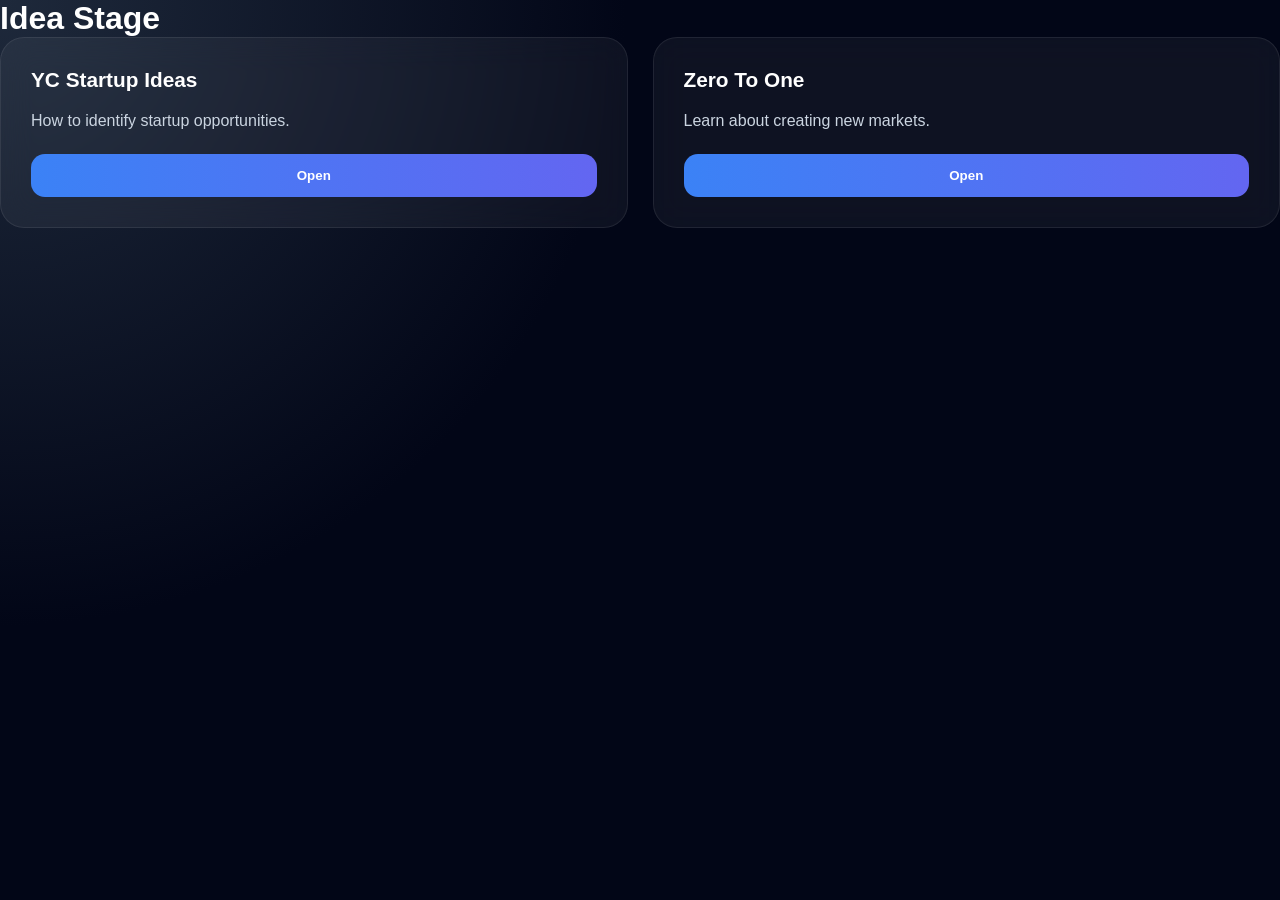
<file: idea.html>
<!DOCTYPE html>
<html>
<head>
<title>Idea Stage</title>
<link rel="stylesheet" href="style.css">
</head>
<body>

<h1>Idea Stage</h1>

<div class="journey-grid">

<div class="card">

<h3>YC Startup Ideas</h3>

<p>
How to identify startup opportunities.
</p>

<button onclick="window.open('https://www.ycombinator.com/library','_blank')">
Open
</button>

</div>

<div class="card">

<h3>Zero To One</h3>

<p>
Learn about creating new markets.
</p>

<button onclick="window.open('https://www.amazon.in/Zero-One-Notes-Startups-Future/dp/0753555190','_blank')">
Open
</button>

</div>

</div>

</body>
</html>
</file>
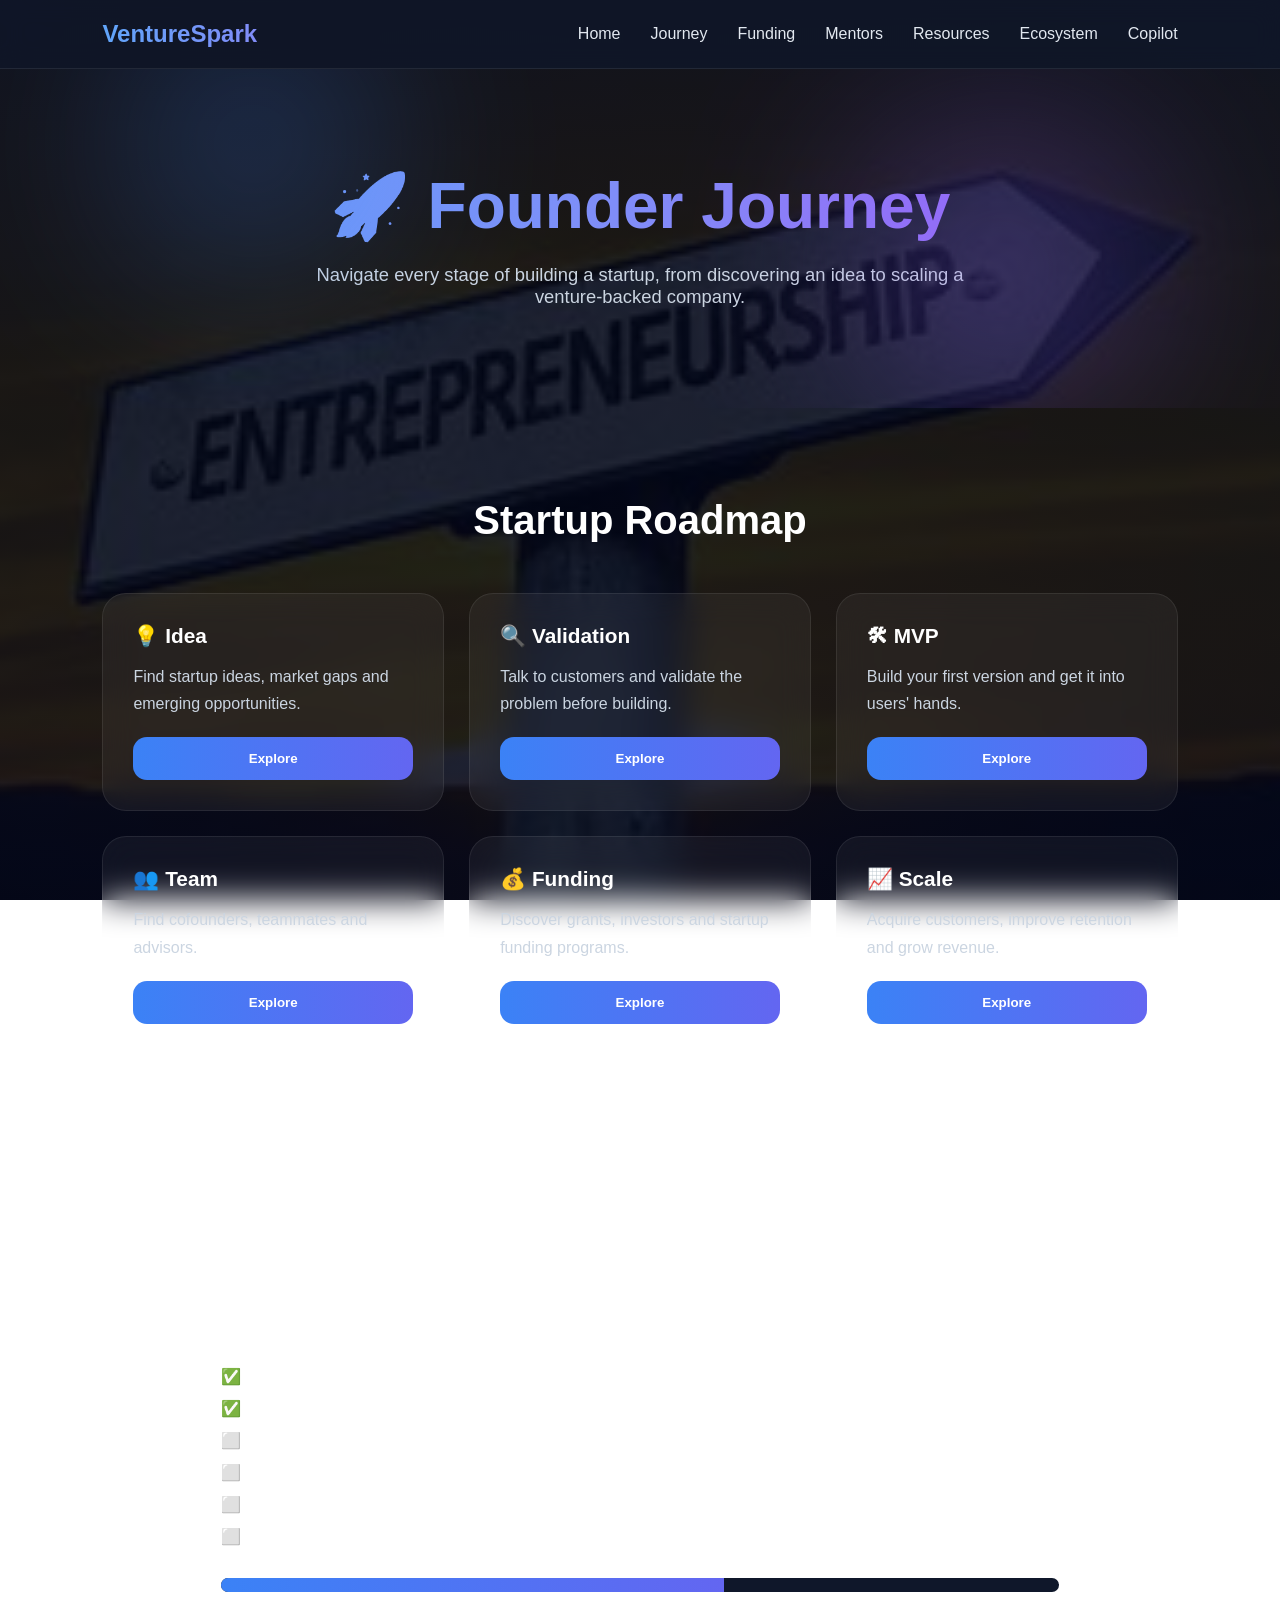
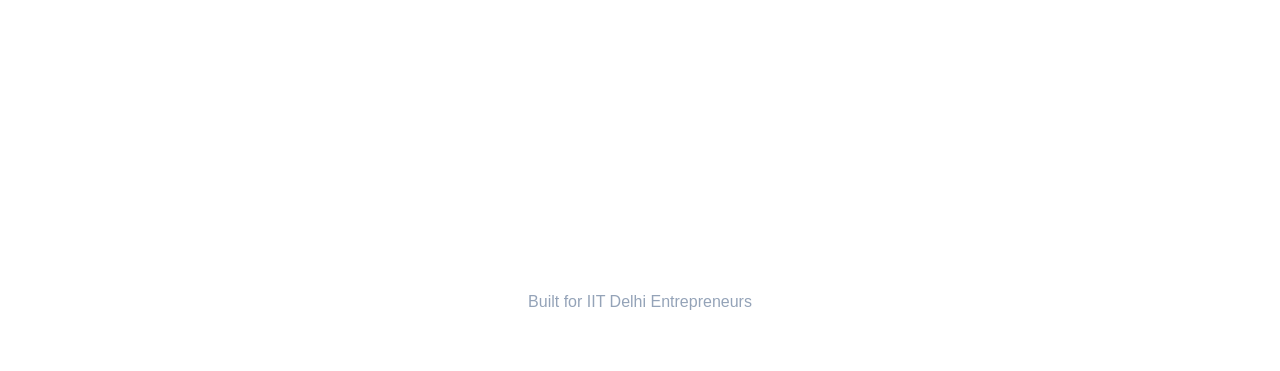
<file: journey.html>
<!DOCTYPE html>
<html lang="en">

<head>

<meta charset="UTF-8">
<meta name="viewport" content="width=device-width, initial-scale=1.0">

<title>Founder Journey | VentureSpark</title>

<link rel="stylesheet" href="style.css">

</head>

<body class="journey-page">


<nav>

<div class="logo">
VentureSpark
</div>

<ul>

<li><a href="index.html">Home</a></li>
<li><a href="journey.html">Journey</a></li>
<li><a href="funding.html">Funding</a></li>
<li><a href="mentors.html">Mentors</a></li>
<li><a href="resources.html">Resources</a></li>
<li><a href="ecosystem.html">Ecosystem</a></li>
<li><a href="copilot.html">Copilot</a></li>

</ul>

</nav>

<section class="page-hero">

<div class="floating-orb orb1"></div>
<div class="floating-orb orb2"></div>

<h1>
🚀 Founder Journey
</h1>

<p>
Navigate every stage of building a startup, from discovering an idea to scaling a venture-backed company.
</p>

</section>

<section class="section">

<h2>Startup Roadmap</h2>

<div class="journey-grid">

<div class="card">

<h3>💡 Idea</h3>

<p>
Find startup ideas, market gaps and emerging opportunities.
</p>

<button onclick="location.href='idea.html'">
Explore
</button>

</div>

<div class="card">

<h3>🔍 Validation</h3>

<p>
Talk to customers and validate the problem before building.
</p>

<button onclick="location.href='validation.html'">
Explore
</button>

</div>

<div class="card">

<h3>🛠 MVP</h3>

<p>
Build your first version and get it into users' hands.
</p>

<button onclick="location.href='mvp.html'">
Explore
</button>

</div>

<div class="card">

<h3>👥 Team</h3>

<p>
Find cofounders, teammates and advisors.
</p>

<button onclick="location.href='team.html'">
Explore
</button>

</div>

<div class="card">

<h3>💰 Funding</h3>

<p>
Discover grants, investors and startup funding programs.
</p>

<button onclick="location.href='funding.html'">
Explore
</button>

</div>

<div class="card">

<h3>📈 Scale</h3>

<p>
Acquire customers, improve retention and grow revenue.
</p>

<button onclick="location.href='scale.html'">
Explore
</button>

</div>

</div>

</section>

<section class="section">

<h2>Recommended Founder Progress</h2>

<div class="dashboard">

<ul>

<li>✅ Discover a Problem Worth Solving</li>

<li>✅ Validate with Customers</li>

<li>⬜ Build MVP</li>

<li>⬜ Find Cofounders</li>

<li>⬜ Raise Funding</li>

<li>⬜ Scale Business</li>

</ul>

<div class="progress">

<div class="fill"></div>

</div>

</div>

</section>

<footer>

<h3>VentureSpark</h3>

<p>
Built for IIT Delhi Entrepreneurs
</p>

</footer>

<script src="script.js"></script>

</body>

</html>
</file>
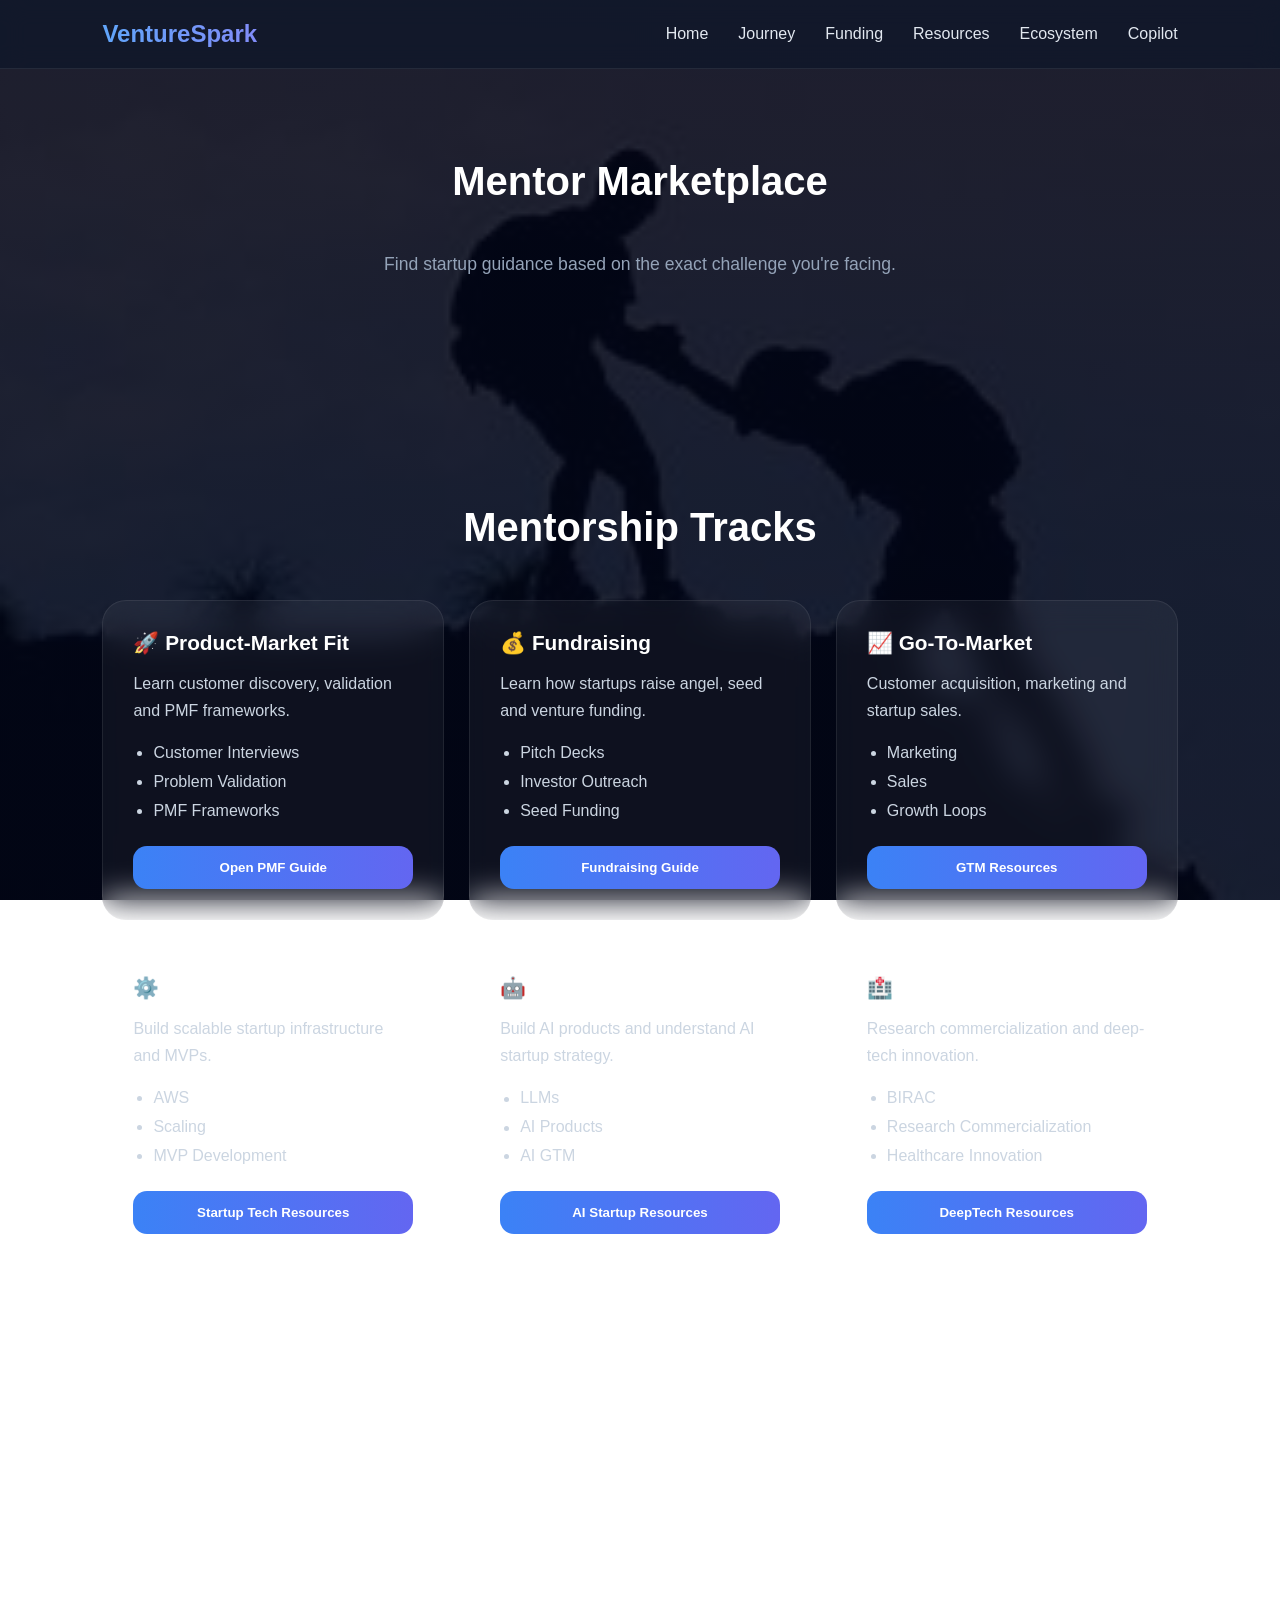
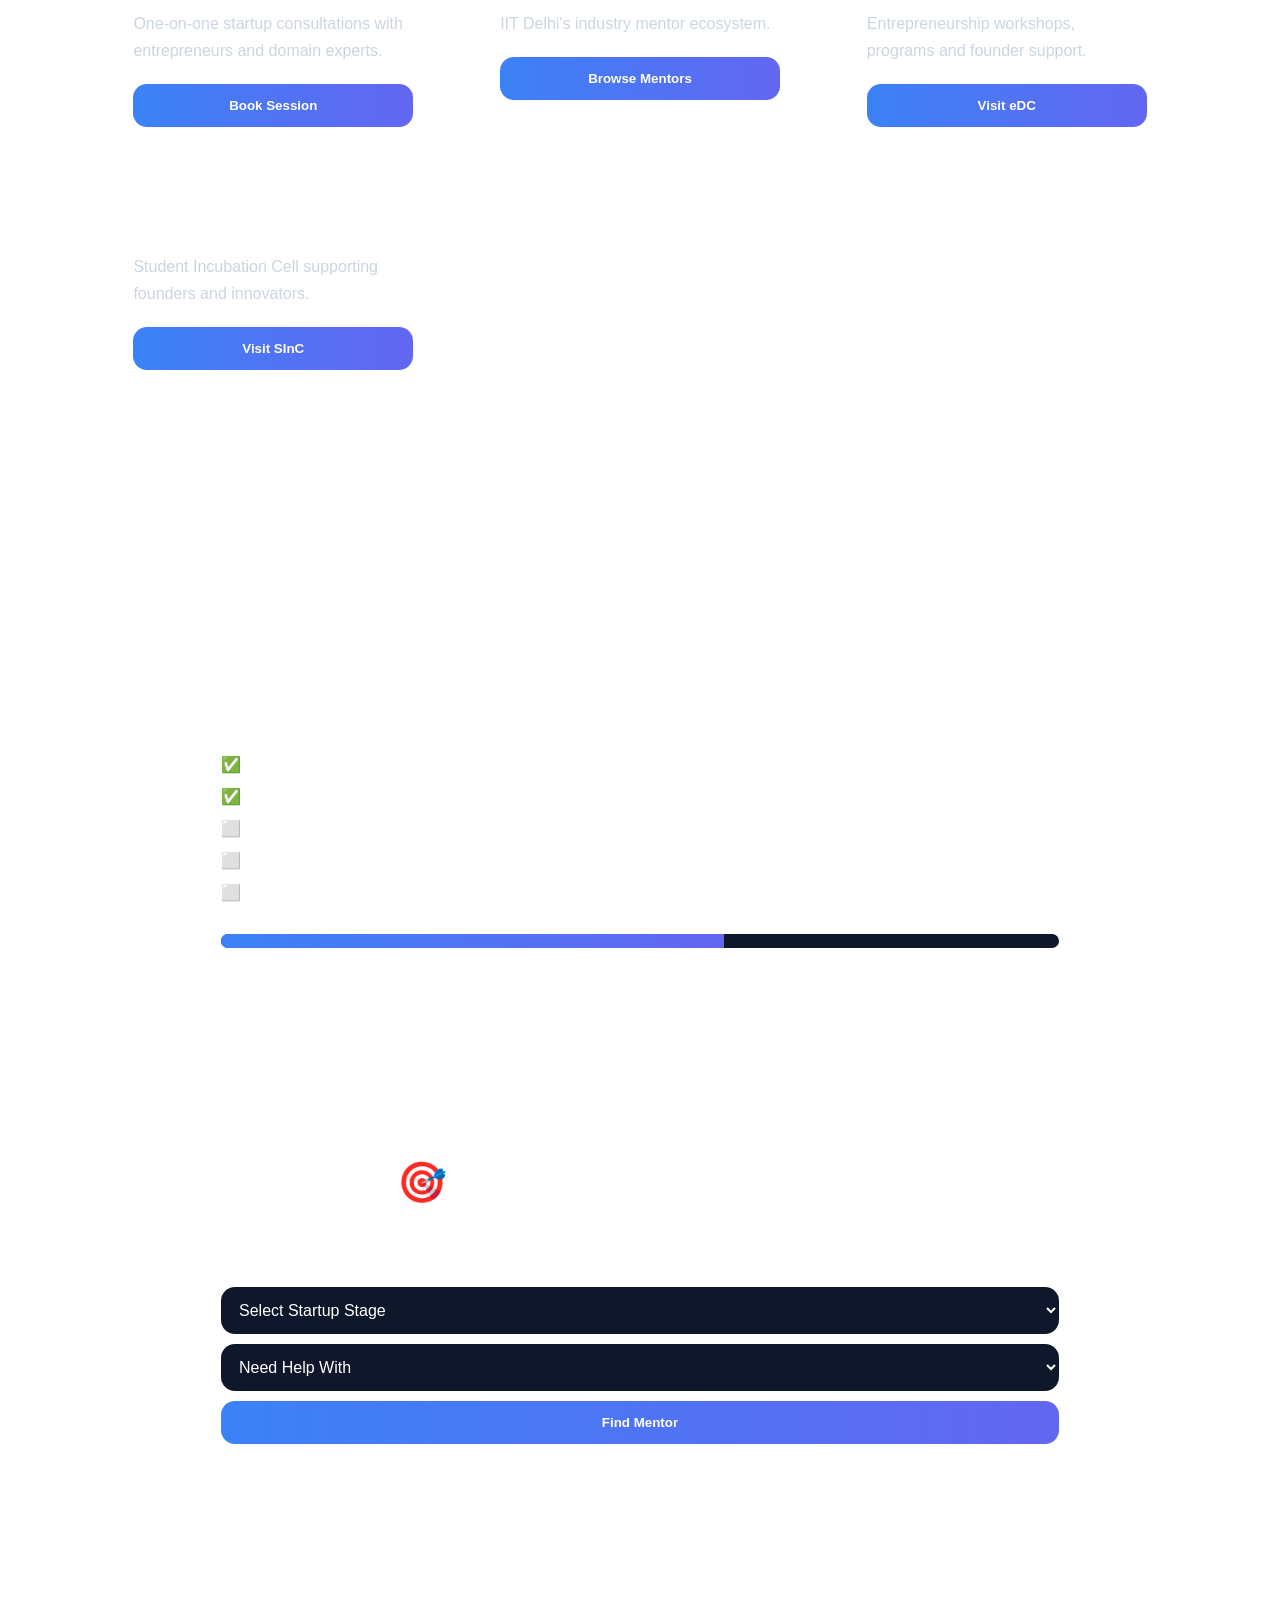
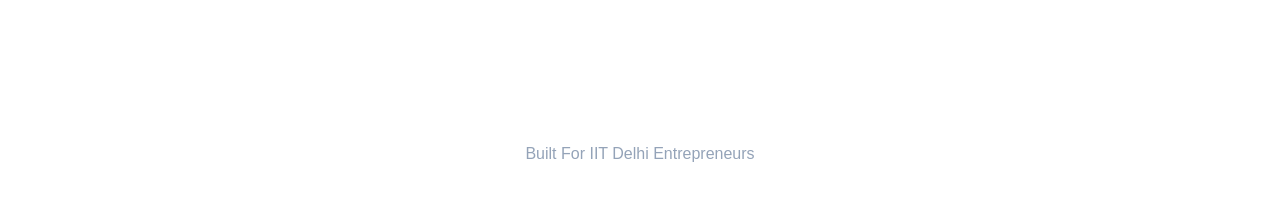
<file: mentors.html>
<!DOCTYPE html>
<html lang="en">

<head>

    <meta charset="UTF-8">
    <meta name="viewport" content="width=device-width, initial-scale=1.0">

    <title>Mentor Marketplace | VentureSpark</title>

    <link rel="stylesheet" href="style.css">

</head>

<body class="mentor-page">

    <!-- NAVBAR -->

    <nav>

        <div class="logo">
            VentureSpark
        </div>

        <ul>

            <li><a href="index.html">Home</a></li>

            <li><a href="journey.html">Journey</a></li>

            <li><a href="funding.html">Funding</a></li>

            <li><a href="resources.html">Resources</a></li>

            <li><a href="ecosystem.html">Ecosystem</a></li>

            <li><a href="copilot.html">Copilot</a></li>

        </ul>

    </nav>

    <!-- HERO -->

    <section class="section">

        <h1>Mentor Marketplace</h1>

        <p class="subtitle">
            Find startup guidance based on the exact challenge you're facing.
        </p>

    </section>

    <!-- MENTOR CATEGORIES -->

    <section class="section">

        <h2>Mentorship Tracks</h2>

        <div class="journey-grid">

            <!-- PMF -->

            <div class="card">

                <h3>🚀 Product-Market Fit</h3>

                <p>
                    Learn customer discovery, validation and PMF frameworks.
                </p>

                <ul>
                    <li>Customer Interviews</li>
                    <li>Problem Validation</li>
                    <li>PMF Frameworks</li>
                </ul>

                <button onclick="window.open('https://www.ycombinator.com/library/6m-how-to-talk-to-users','_blank')">
                    Open PMF Guide
                </button>

            </div>

            <!-- FUNDRAISING -->

            <div class="card">

                <h3>💰 Fundraising</h3>

                <p>
                    Learn how startups raise angel, seed and venture funding.
                </p>

                <ul>
                    <li>Pitch Decks</li>
                    <li>Investor Outreach</li>
                    <li>Seed Funding</li>
                </ul>

                <button onclick="window.open('https://www.ycombinator.com/library/4A-a-guide-to-seed-fundraising','_blank')">
                    Fundraising Guide
                </button>

            </div>

            <!-- GTM -->

            <div class="card">

                <h3>📈 Go-To-Market</h3>

                <p>
                    Customer acquisition, marketing and startup sales.
                </p>

                <ul>
                    <li>Marketing</li>
                    <li>Sales</li>
                    <li>Growth Loops</li>
                </ul>

                <button onclick="window.open('https://www.ycombinator.com/library/4w-sales-and-marketing','_blank')">
                    GTM Resources
                </button>

            </div>

            <!-- TECH -->

            <div class="card">

                <h3>⚙️ Tech Architecture</h3>

                <p>
                    Build scalable startup infrastructure and MVPs.
                </p>

                <ul>
                    <li>AWS</li>
                    <li>Scaling</li>
                    <li>MVP Development</li>
                </ul>

                <button onclick="window.open('https://aws.amazon.com/startups/learn','_blank')">
                    Startup Tech Resources
                </button>

            </div>

            <!-- AI -->

            <div class="card">

                <h3>🤖 AI Startups</h3>

                <p>
                    Build AI products and understand AI startup strategy.
                </p>

                <ul>
                    <li>LLMs</li>
                    <li>AI Products</li>
                    <li>AI GTM</li>
                </ul>

                <button onclick="window.open('https://openai.com/startups','_blank')">
                    AI Startup Resources
                </button>

            </div>

            <!-- DEEPTECH -->

            <div class="card">

                <h3>🏥 Healthcare & DeepTech</h3>

                <p>
                    Research commercialization and deep-tech innovation.
                </p>

                <ul>
                    <li>BIRAC</li>
                    <li>Research Commercialization</li>
                    <li>Healthcare Innovation</li>
                </ul>

                <button onclick="window.open('https://birac.nic.in','_blank')">
                    DeepTech Resources
                </button>

            </div>

        </div>

    </section>

    <!-- MENTORSHIP CHANNELS -->

    <section class="section">

        <h2>Mentorship Channels</h2>

        <div class="journey-grid">

            <div class="card">

                <h3>BECon Startup Clinic</h3>

                <p>
                    One-on-one startup consultations with entrepreneurs and domain experts.
                </p>

                <button onclick="window.open('https://becon.edciitd.com/events/startup-clinic','_blank')">
                    Book Session
                </button>

            </div>

            <div class="card">

                <h3>FITT Mentor Network</h3>

                <p>
                    IIT Delhi's industry mentor ecosystem.
                </p>

                <button onclick="window.open('https://fitt-iitd.in/web/mentors','_blank')">
                    Browse Mentors
                </button>

            </div>

            <div class="card">

                <h3>eDC IIT Delhi</h3>

                <p>
                    Entrepreneurship workshops, programs and founder support.
                </p>

                <button onclick="window.open('https://www.edciitd.com','_blank')">
                    Visit eDC
                </button>

            </div>

            <div class="card">

                <h3>SInC IIT Delhi</h3>

                <p>
                    Student Incubation Cell supporting founders and innovators.
                </p>

                <button onclick="window.open('https://www.sinciitd.com','_blank')">
                    Visit SInC
                </button>

            </div>

        </div>

    </section>

    <!-- RECOMMENDED PATH -->

    <section class="section">

        <h2>Suggested Founder Progression</h2>

        <div class="dashboard">

            <h3>
                Idea Stage Founder
            </h3>

            <ul>

                <li>✅ Product-Market Fit Resources</li>

                <li>✅ Customer Discovery</li>

                <li>⬜ MVP Development</li>

                <li>⬜ Mentor Session</li>

                <li>⬜ Fundraising Preparation</li>

            </ul>

            <div class="progress">

                <div class="fill"></div>

            </div>

        </div>

    </section>
    <section class="section">

<h2>🎯 Find The Right Mentor</h2>

<div class="dashboard">

<select id="mentorStage">

<option value="">
Select Startup Stage
</option>

<option value="idea">
Idea
</option>

<option value="validation">
Validation
</option>

<option value="mvp">
MVP
</option>

<option value="funding">
Funding
</option>

<option value="scale">
Scale
</option>

</select>

<select id="mentorNeed">

<option value="">
Need Help With
</option>

<option value="product">
Product
</option>

<option value="growth">
Growth
</option>

<option value="fundraising">
Fundraising
</option>

<option value="technology">
Technology
</option>

<option value="career">
Career
</option>

</select>

<button id="findMentorBtn">

Find Mentor

</button>

<div id="mentorResult"></div>

</div>

</section>

    <!-- FOOTER -->

    <footer>

        <h3>
            VentureSpark
        </h3>

        <p>
            Built For IIT Delhi Entrepreneurs
        </p>

    </footer>

</body>

</html>
</file>
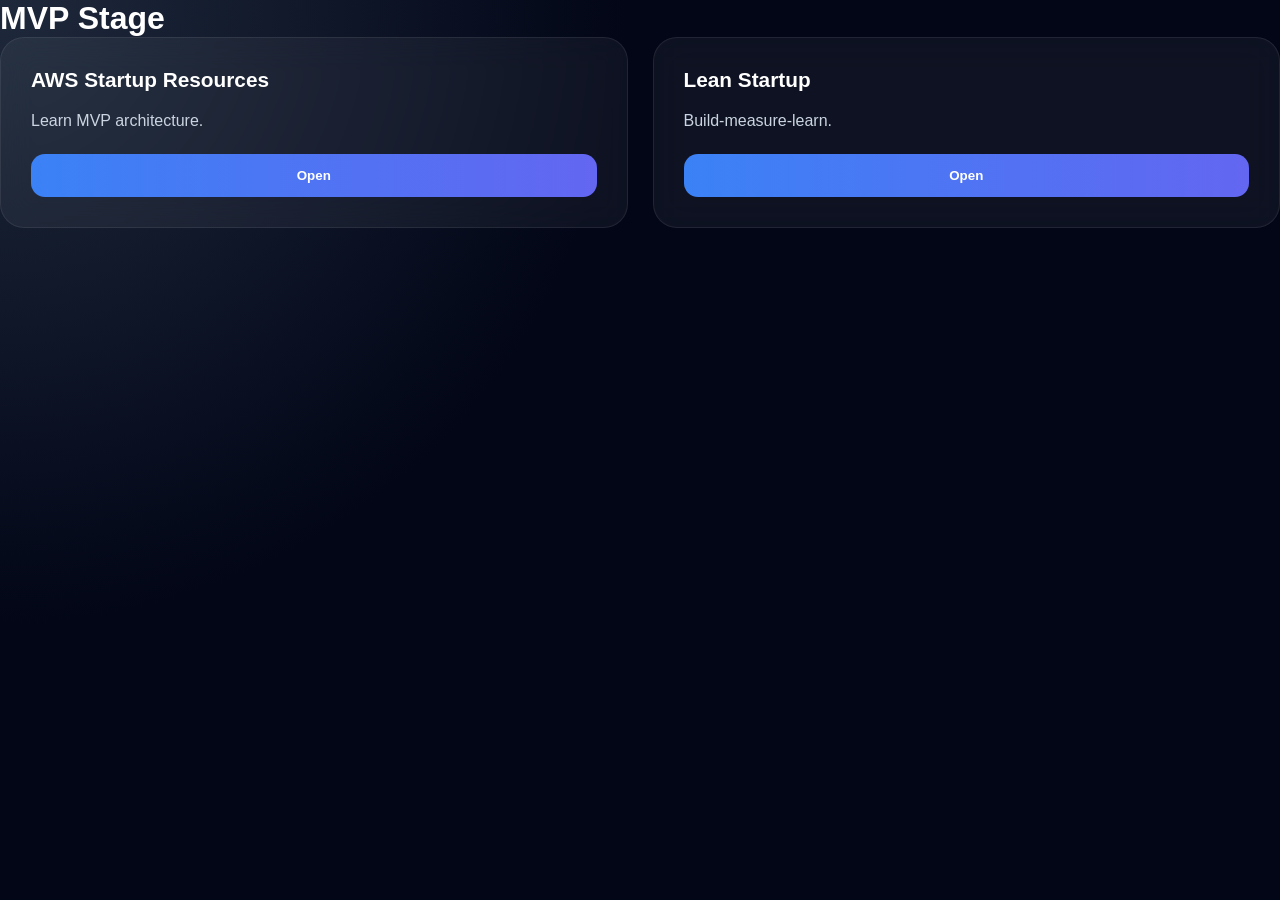
<file: mvp.html>
<!DOCTYPE html>
<html>
<head>
<title>MVP</title>
<link rel="stylesheet" href="style.css">
</head>
<body>

<h1>MVP Stage</h1>

<div class="journey-grid">

<div class="card">

<h3>AWS Startup Resources</h3>

<p>
Learn MVP architecture.
</p>

<button onclick="window.open('https://aws.amazon.com/startups/learn','_blank')">
Open
</button>

</div>

<div class="card">

<h3>Lean Startup</h3>

<p>
Build-measure-learn.
</p>

<button onclick="window.open('https://theleanstartup.com','_blank')">
Open
</button>

</div>

</div>

</body>
</html>
</file>
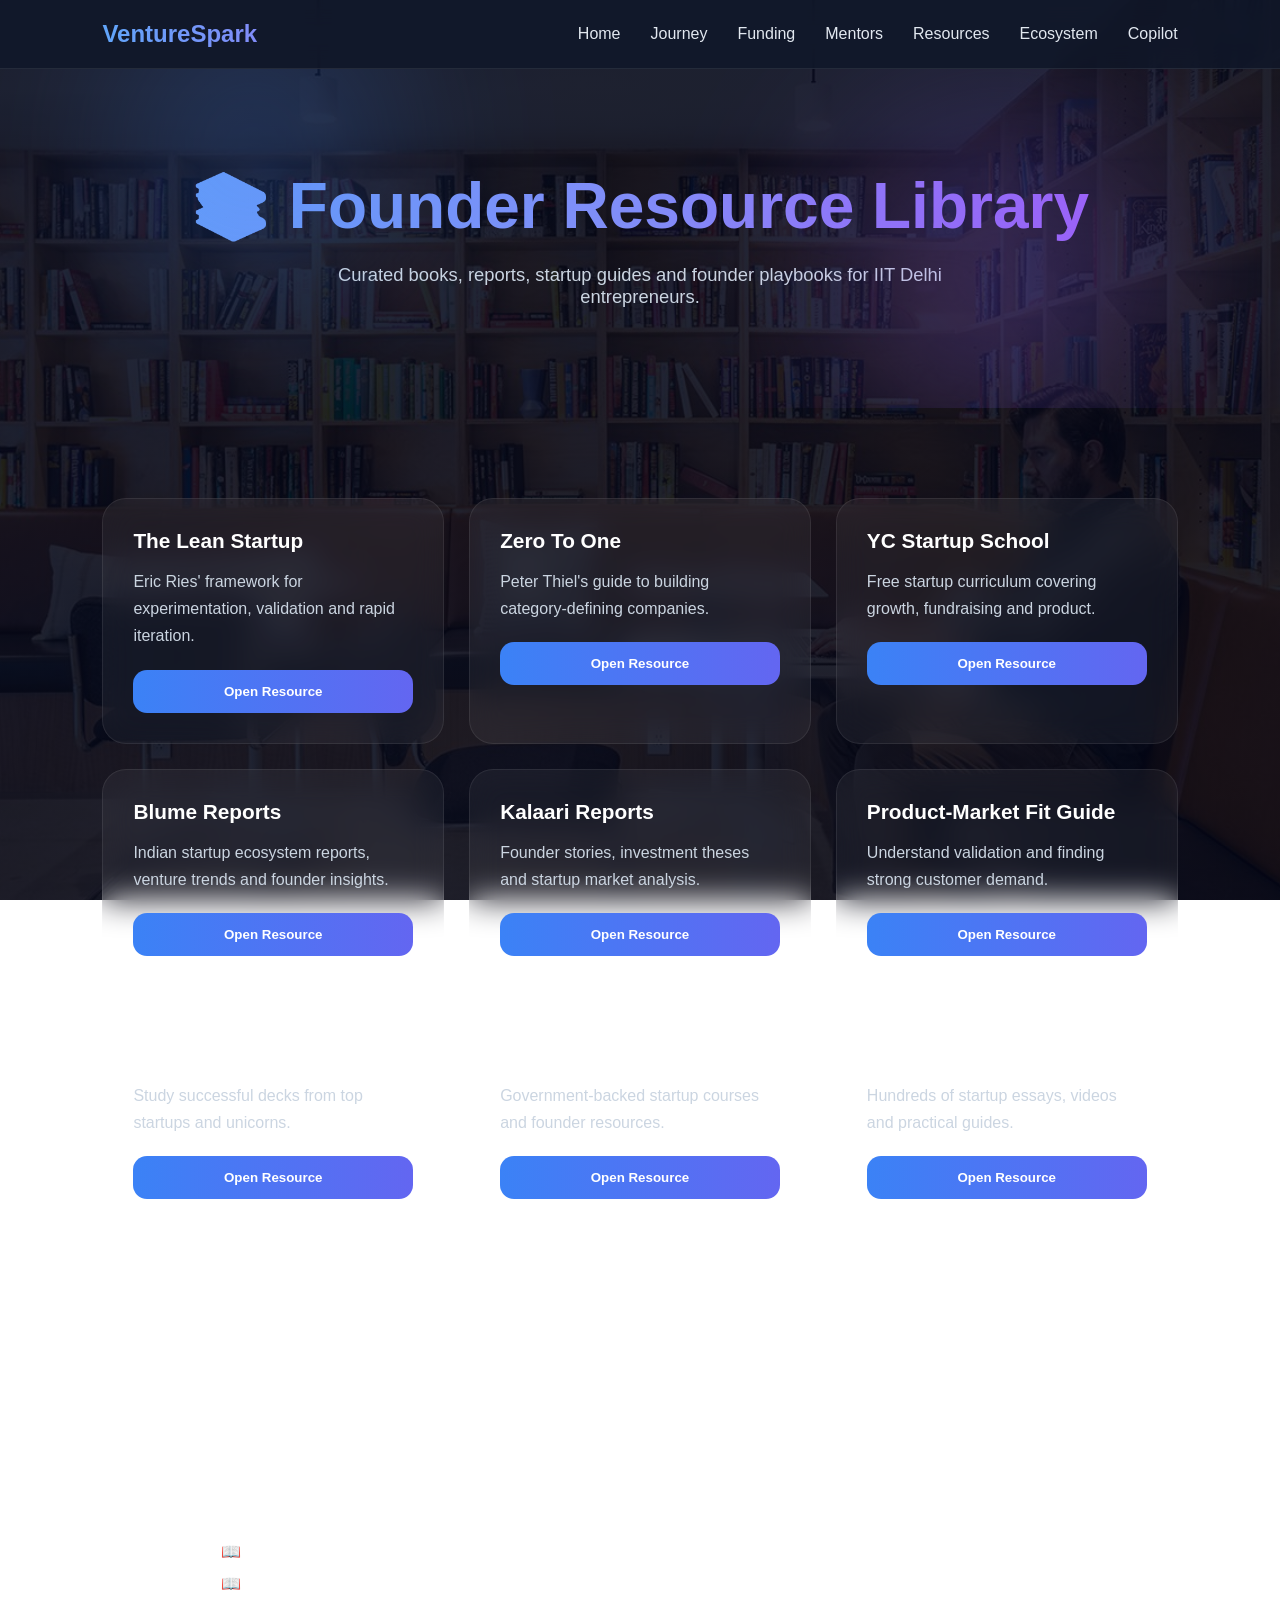
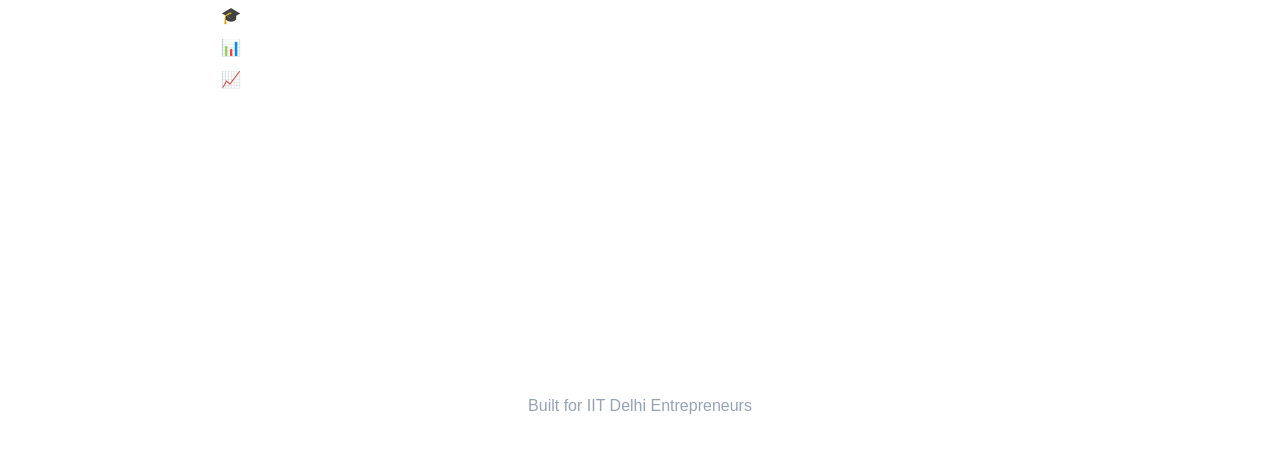
<file: resources.html>
<!DOCTYPE html>
<html lang="en">

<head>

<meta charset="UTF-8">
<meta name="viewport" content="width=device-width, initial-scale=1.0">

<title>Resources | VentureSpark</title>

<link rel="stylesheet" href="style.css">

</head>

<body class="resource-page">


<nav>

<div class="logo">
VentureSpark
</div>

<ul>

<li><a href="index.html">Home</a></li>
<li><a href="journey.html">Journey</a></li>
<li><a href="funding.html">Funding</a></li>
<li><a href="mentors.html">Mentors</a></li>
<li><a href="resources.html">Resources</a></li>
<li><a href="ecosystem.html">Ecosystem</a></li>
<li><a href="copilot.html">Copilot</a></li>

</ul>

</nav>

<section class="page-hero">

<div class="floating-orb orb1"></div>
<div class="floating-orb orb2"></div>

<h1>
📚 Founder Resource Library
</h1>

<p>
Curated books, reports, startup guides and founder playbooks for IIT Delhi entrepreneurs.
</p>

</section>

<section class="section">

<div class="journey-grid">

<div class="card">

<h3>The Lean Startup</h3>

<p>
Eric Ries' framework for experimentation, validation and rapid iteration.
</p>

<button onclick="window.open('https://theleanstartup.com/','_blank')">
Open Resource
</button>

</div>

<div class="card">

<h3>Zero To One</h3>

<p>
Peter Thiel's guide to building category-defining companies.
</p>

<button onclick="window.open('https://www.amazon.in/Zero-One-Notes-Startups-Future/dp/0753555190','_blank')">
Open Resource
</button>

</div>

<div class="card">

<h3>YC Startup School</h3>

<p>
Free startup curriculum covering growth, fundraising and product.
</p>

<button onclick="window.open('https://www.startupschool.org/','_blank')">
Open Resource
</button>

</div>

<div class="card">

<h3>Blume Reports</h3>

<p>
Indian startup ecosystem reports, venture trends and founder insights.
</p>

<button onclick="window.open('https://blume.vc/','_blank')">
Open Resource
</button>

</div>

<div class="card">

<h3>Kalaari Reports</h3>

<p>
Founder stories, investment theses and startup market analysis.
</p>

<button onclick="window.open('https://kalaari.com/','_blank')">
Open Resource
</button>

</div>

<div class="card">

<h3>Product-Market Fit Guide</h3>

<p>
Understand validation and finding strong customer demand.
</p>

<button onclick="window.open('https://www.ycombinator.com/library','_blank')">
Open Resource
</button>

</div>

<div class="card">

<h3>Pitch Deck Collection</h3>

<p>
Study successful decks from top startups and unicorns.
</p>

<button onclick="window.open('https://pitchdeckhunt.com/','_blank')">
Open Resource
</button>

</div>

<div class="card">

<h3>Startup India Learning Hub</h3>

<p>
Government-backed startup courses and founder resources.
</p>

<button onclick="window.open('https://www.startupindia.gov.in/','_blank')">
Open Resource
</button>

</div>

<div class="card">

<h3>Y Combinator Library</h3>

<p>
Hundreds of startup essays, videos and practical guides.
</p>

<button onclick="window.open('https://www.ycombinator.com/library','_blank')">
Open Resource
</button>

</div>

</div>

</section>

<section class="section">

<h2>Recommended Reading Path</h2>

<div class="dashboard">

<ul>

<li>📖 The Lean Startup</li>
<li>📖 Zero To One</li>
<li>🎓 YC Startup School</li>
<li>📊 Blume Reports</li>
<li>📈 Kalaari Reports</li>

</ul>

</div>

</section>

<footer>

<h3>VentureSpark</h3>

<p>
Built for IIT Delhi Entrepreneurs
</p>

</footer>

<script src="script.js"></script>

</body>

</html>
</file>
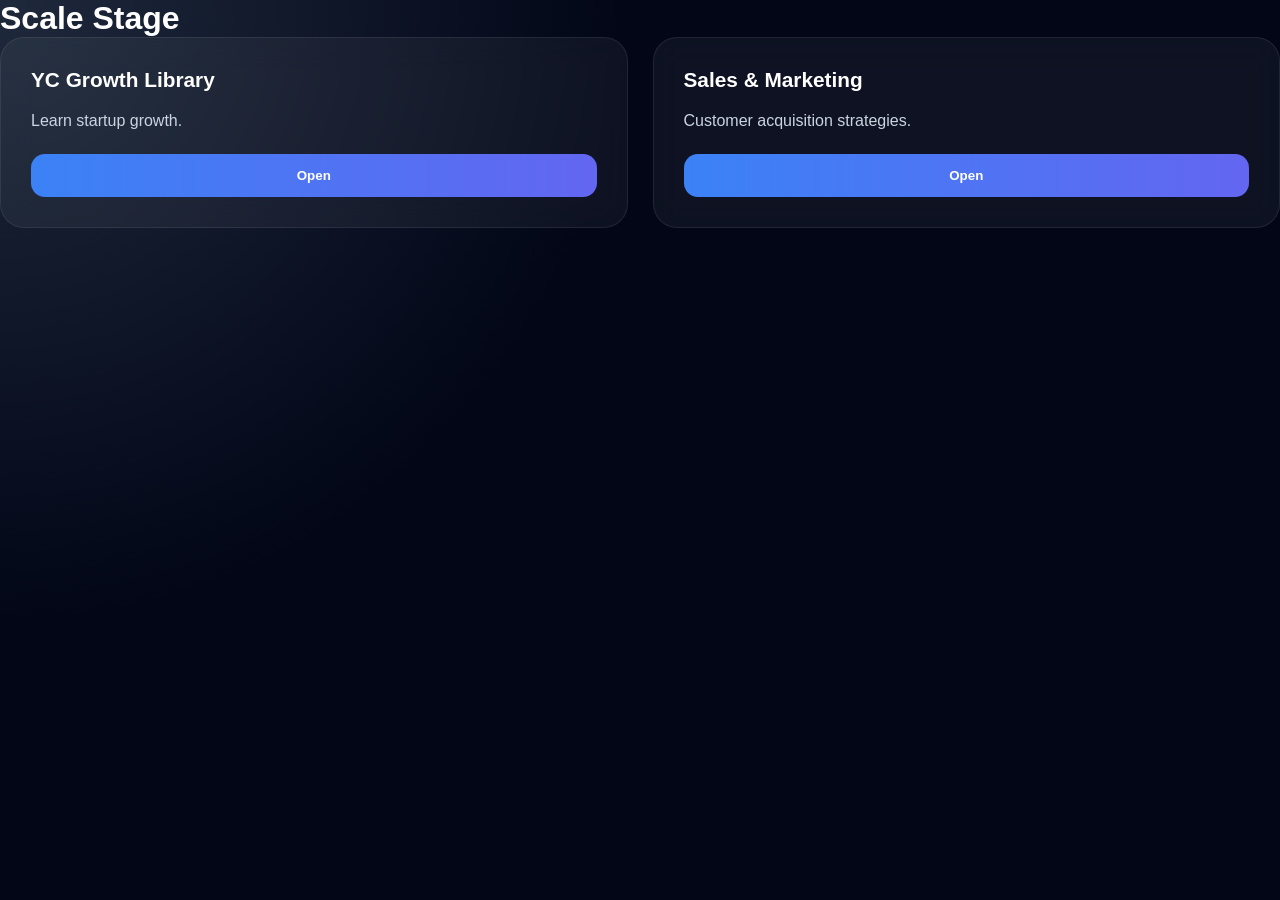
<file: scale.html>
<!DOCTYPE html>
<html>
<head>
<title>Scale</title>
<link rel="stylesheet" href="style.css">
</head>
<body>

<h1>Scale Stage</h1>

<div class="journey-grid">

<div class="card">

<h3>YC Growth Library</h3>

<p>
Learn startup growth.
</p>

<button onclick="window.open('https://www.ycombinator.com/library','_blank')">
Open
</button>

</div>

<div class="card">

<h3>Sales & Marketing</h3>

<p>
Customer acquisition strategies.
</p>

<button onclick="window.open('https://www.ycombinator.com/library/4w-sales-and-marketing','_blank')">
Open
</button>

</div>

</div>

</body>
</html>
</file>
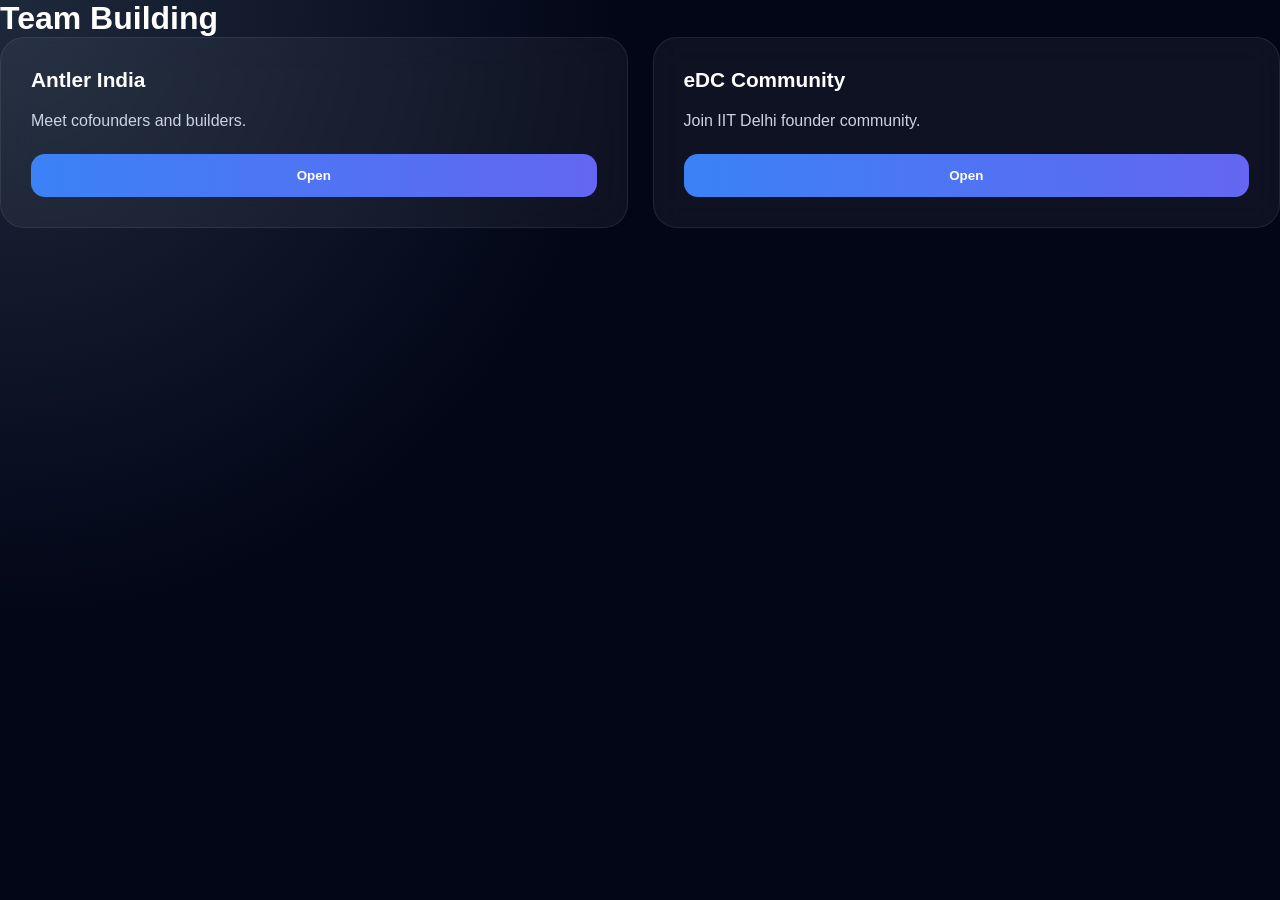
<file: team.html>
<!DOCTYPE html>
<html>
<head>
<title>Team Building</title>
<link rel="stylesheet" href="style.css">
</head>
<body>

<h1>Team Building</h1>

<div class="journey-grid">

<div class="card">

<h3>Antler India</h3>

<p>
Meet cofounders and builders.
</p>

<button onclick="window.open('https://www.antler.co','_blank')">
Open
</button>

</div>

<div class="card">

<h3>eDC Community</h3>

<p>
Join IIT Delhi founder community.
</p>

<button onclick="window.open('https://www.edciitd.com','_blank')">
Open
</button>

</div>

</div>

</body>
</html>
</file>
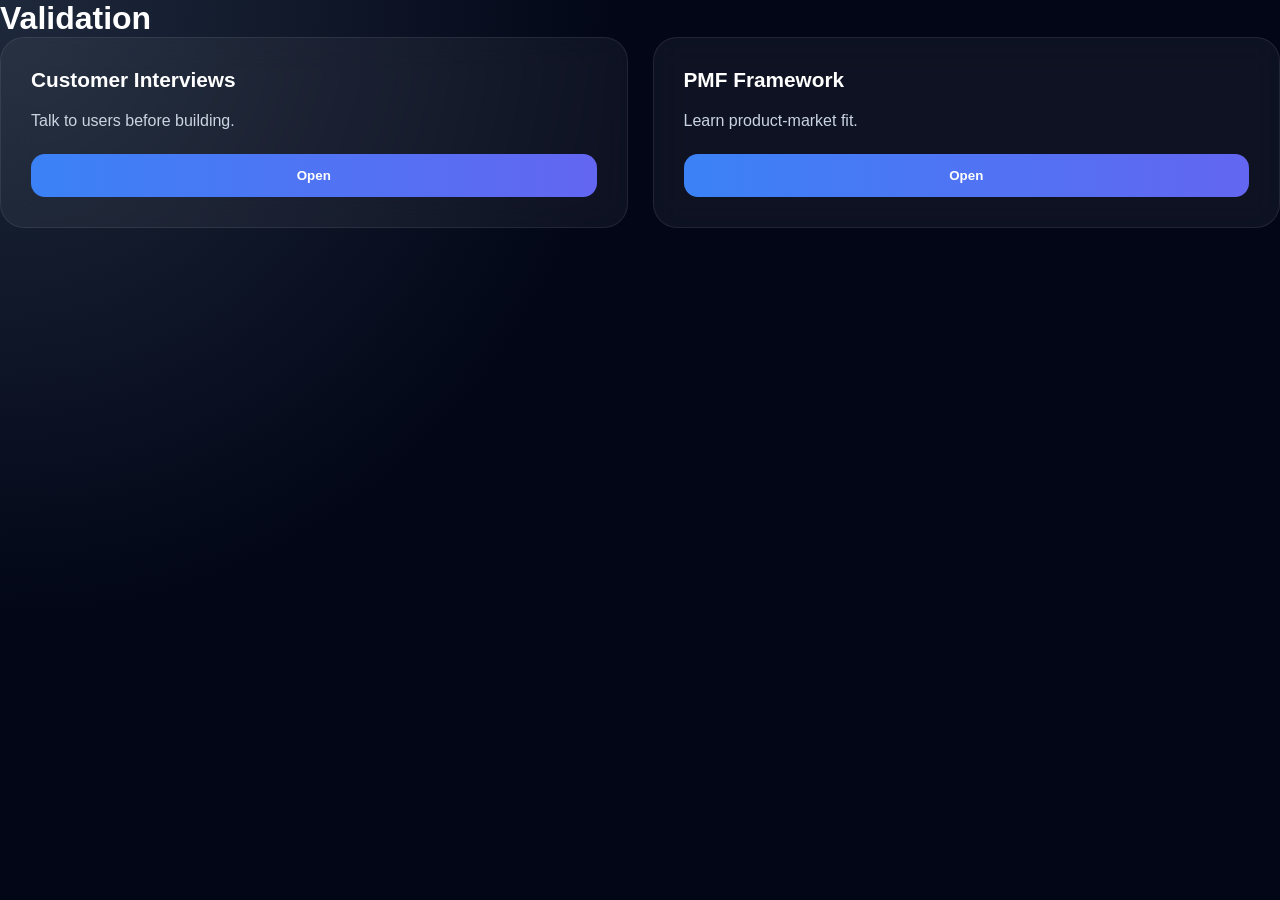
<file: validation.html>
<!DOCTYPE html>
<html>
<head>
<title>Validation</title>
<link rel="stylesheet" href="style.css">
</head>
<body>

<h1>Validation</h1>

<div class="journey-grid">

<div class="card">

<h3>Customer Interviews</h3>

<p>
Talk to users before building.
</p>

<button onclick="window.open('https://www.ycombinator.com/library/6m-how-to-talk-to-users','_blank')">
Open
</button>

</div>

<div class="card">

<h3>PMF Framework</h3>

<p>
Learn product-market fit.
</p>

<button onclick="window.open('https://www.ycombinator.com/library','_blank')">
Open
</button>

</div>

</div>

</body>
</html>
</file>
<file: style.css>
*{
margin:0;
padding:0;
box-sizing:border-box;
font-family:'Inter',sans-serif;
}

html{
scroll-behavior:smooth;
}

body{
    

background:
radial-gradient(circle at top left,#1e293b 0%,#020617 40%),
#020617;

color:white;

min-height:100vh;

overflow-x:hidden;
}

/* NAVBAR */

nav{

position:sticky;
top:0;

display:flex;
justify-content:space-between;
align-items:center;

padding:20px 8%;

background:rgba(15,23,42,0.8);

backdrop-filter:blur(12px);

border-bottom:1px solid rgba(255,255,255,0.08);

z-index:1000;
}

.logo{

font-size:1.5rem;
font-weight:800;

background:linear-gradient(
90deg,
#60a5fa,
#818cf8
);

-webkit-background-clip:text;
-webkit-text-fill-color:transparent;
}

nav ul{

display:flex;
gap:30px;
list-style:none;
}

nav a{

text-decoration:none;
color:#e2e8f0;

font-weight:500;

transition:0.3s;
}

nav a:hover{

color:#60a5fa;
}

.nav-btn{

padding:12px 20px;

border:none;
border-radius:12px;

background:linear-gradient(
90deg,
#3b82f6,
#6366f1
);

color:white;

cursor:pointer;

font-weight:600;
}

/* HERO */

.hero{

min-height:80vh;

display:flex;
flex-direction:column;

justify-content:center;
align-items:center;

text-align:center;

padding:100px 20px;
}

.badge{

padding:10px 18px;

border:1px solid rgba(255,255,255,0.1);

background:rgba(255,255,255,0.05);

border-radius:999px;

margin-bottom:25px;

font-size:14px;
}

.hero h1{

font-size:4rem;

max-width:900px;

line-height:1.1;

margin-bottom:25px;
}

.hero p{

font-size:1.2rem;

max-width:700px;

color:#94a3b8;

margin-bottom:40px;
}

.search-box{

display:flex;
gap:10px;

width:100%;
max-width:650px;
}

.search-box input{

flex:1;

padding:16px;

border:none;

border-radius:14px;

background:#0f172a;

color:white;

outline:none;
}

.search-box button{

padding:16px 24px;

border:none;

border-radius:14px;

background:linear-gradient(
90deg,
#3b82f6,
#6366f1
);

color:white;

cursor:pointer;
}

/* SECTIONS */

.section{

padding:90px 8%;
}

.section h1,
.section h2{

text-align:center;

font-size:2.5rem;

margin-bottom:50px;
}

.subtitle{

max-width:800px;

margin:0 auto 50px;

text-align:center;

color:#94a3b8;

font-size:1.1rem;
}

/* UNIVERSAL GRID */

.journey-grid,
.opportunity-grid,
.persona-grid,
.ecosystem-grid{

display:grid;

grid-template-columns:
repeat(auto-fit,minmax(280px,1fr));

gap:25px;
}

/* GLASS CARDS */

.card,
.opportunity-card,
.persona-card,
.ecosystem-card,
.dashboard{

background:rgba(255,255,255,0.05);

border:1px solid rgba(255,255,255,0.08);

backdrop-filter:blur(16px);

border-radius:24px;

padding:30px;

transition:0.35s ease;
}

.card:hover,
.opportunity-card:hover,
.persona-card:hover,
.ecosystem-card:hover{

transform:translateY(-8px);

border-color:#3b82f6;

box-shadow:
0 10px 40px rgba(59,130,246,0.2);
}

/* CARD CONTENT */

.card h3,
.opportunity-card h3,
.persona-card h3,
.ecosystem-card h3{

margin-bottom:15px;

font-size:1.3rem;
}

.card p,
.opportunity-card p,
.persona-card p,
.ecosystem-card p{

line-height:1.7;

color:#cbd5e1;
}

.card ul{

margin-top:15px;
margin-left:20px;

line-height:1.8;

color:#cbd5e1;
}

/* BUTTONS */

button{

transition:0.3s ease;
}

.card button,
.opportunity-card button{

width:100%;

margin-top:20px;

padding:14px;

border:none;

border-radius:14px;

background:linear-gradient(
90deg,
#3b82f6,
#6366f1
);

color:white;

font-weight:600;

cursor:pointer;
}

.card button:hover,
.opportunity-card button:hover{

transform:translateY(-2px);

box-shadow:
0 8px 20px rgba(59,130,246,0.3);
}

/* DASHBOARD */

.dashboard{

max-width:900px;

margin:auto;
}

.dashboard h3{

margin-bottom:20px;
}

.dashboard ul{

list-style:none;
line-height:2;
}

.progress{

height:14px;

background:#0f172a;

border-radius:999px;

overflow:hidden;

margin-top:25px;
}

.fill{

width:60%;

height:100%;

background:linear-gradient(
90deg,
#3b82f6,
#6366f1
);
}

/* FOOTER */

footer{

padding:60px 8%;

text-align:center;

border-top:1px solid rgba(255,255,255,0.08);

margin-top:80px;
}

footer h3{

font-size:1.6rem;

margin-bottom:10px;
}

footer p{

color:#94a3b8;
}

/* RESPONSIVE */

@media(max-width:900px){

.hero h1{
font-size:2.7rem;
}

nav{

flex-direction:column;
gap:20px;
}

nav ul{

flex-wrap:wrap;
justify-content:center;
}

.search-box{

flex-direction:column;
}

}
.ecosystem-page{
background:
radial-gradient(circle at top,#064e3b,#020617);
}

.resource-page{
background:
radial-gradient(circle at top,#172554,#020617);
}

.copilot-page{
background:
radial-gradient(circle at top,#581c87,#020617);
}

.journey-page{
background:
radial-gradient(circle at top,#0f766e,#020617);
}

textarea{
font-size:1rem;
resize:none;
}

.dashboard button{
width:100%;
padding:14px;
border:none;
border-radius:14px;
background:linear-gradient(
90deg,
#3b82f6,
#6366f1
);
color:white;
cursor:pointer;
font-weight:600;
}
/* =========================
PAGE-SPECIFIC THEMES
========================= */

.ecosystem-page{
background:
radial-gradient(
circle at top,
#064e3b 0%,
#020617 70%
);
}

.resource-page{
background:
radial-gradient(
circle at top,
#172554 0%,
#020617 70%
);
}

.copilot-page{
background:
radial-gradient(
circle at top,
#581c87 0%,
#020617 70%
);
}

.journey-page{
background:
radial-gradient(
circle at top,
#0f766e 0%,
#020617 70%
);
}

/* =========================
FUN HERO SECTIONS
========================= */

.page-hero{

padding:100px 20px;

text-align:center;

position:relative;

overflow:hidden;
}

.page-hero h1{

font-size:4rem;

margin-bottom:20px;

background:
linear-gradient(
90deg,
#60a5fa,
#818cf8,
#a855f7
);

background-clip:text;
-webkit-background-clip:text;

color:transparent;
-webkit-text-fill-color:transparent;
}

.page-hero p{

max-width:700px;

margin:auto;

color:#cbd5e1;

font-size:1.15rem;
}

/* =========================
GLOWING ORBS
========================= */

.floating-orb{

position:absolute;

border-radius:50%;

filter:blur(100px);

opacity:0.3;
}

.orb1{

width:250px;
height:250px;

background:#3b82f6;

top:-50px;
left:10%;
}

.orb2{

width:300px;
height:300px;

background:#8b5cf6;

top:50px;
right:10%;
}

/* =========================
BETTER CARDS
========================= */

.card:hover,
.opportunity-card:hover,
.ecosystem-card:hover{

transform:
translateY(-12px)
scale(1.03);

border-color:#60a5fa;

box-shadow:
0 25px 50px rgba(
59,
130,
246,
0.25
);
}

/* =========================
TEXTAREA
========================= */

textarea{

width:100%;

padding:20px;

background:#0f172a;

color:white;

border:none;

border-radius:16px;

font-size:1rem;

resize:none;
}
/* PAGE BACKGROUNDS CONTROLLED BY SLIDESHOW */

.ecosystem-page,
.resource-page,
.copilot-page,
.journey-page{

background:#020617;
}
/* PAGE BACKGROUNDS */

.ecosystem-page{

background:
linear-gradient(
rgba(2,6,23,0.88),
rgba(2,6,23,0.88)
),
url("images/ecosystem.jpg");

background-size:cover;
background-position:center;
background-attachment:fixed;
}

.resource-page{

background:
linear-gradient(
rgba(2,6,23,0.88),
rgba(2,6,23,0.88)
),
url("images/books.jpg");

background-size:cover;
background-position:center;
background-attachment:fixed;
}

.copilot-page{

background:
linear-gradient(
rgba(2,6,23,0.88),
rgba(2,6,23,0.88)
),
url("images/ai.jpg");

background-size:cover;
background-position:center;
background-attachment:fixed;
}

.journey-page{

background:
linear-gradient(
rgba(2,6,23,0.88),
rgba(2,6,23,0.88)
),
url("images/rocket.jpg");

background-size:cover;
background-position:center;
background-attachment:fixed;
}
/* HOMEPAGE BACKGROUND */

.home-page{

background:
linear-gradient(
rgba(2,6,23,0.78),
rgba(2,6,23,0.82)
),
url("images/home.jpg");

background-size:cover;
background-position:center;
background-attachment:fixed;
}
/* MENTOR PAGE BACKGROUND */

.mentor-page{

background:
linear-gradient(
rgba(2,6,23,0.88),
rgba(2,6,23,0.88)
),
url("images/mentor.jpg");

background-size:cover;
background-position:center;
background-attachment:fixed;
}

/* FUNDING PAGE BACKGROUND */

.funding-page{

background:
linear-gradient(
rgba(2,6,23,0.88),
rgba(2,6,23,0.88)
),
url("images/funding.jpg");

background-size:cover;
background-position:center;
background-attachment:fixed;
}
/* =========================
PAGE-SPECIFIC ACCENT COLORS
========================= */

/* JOURNEY - TEAL */

.journey-page .card:hover,
.journey-page .ecosystem-card:hover{

border-color:#14b8a6;

box-shadow:
0 20px 40px rgba(20,184,166,0.30);
}

/* RESOURCES - BLUE */

.resource-page .card:hover,
.resource-page .ecosystem-card:hover{

border-color:#60a5fa;

box-shadow:
0 20px 40px rgba(96,165,250,0.30);
}

/* ECOSYSTEM - GREEN */

.ecosystem-page .card:hover,
.ecosystem-page .ecosystem-card:hover{

border-color:#22c55e;

box-shadow:
0 20px 40px rgba(34,197,94,0.30);
}

/* COPILOT - PURPLE */

.copilot-page .card:hover{

border-color:#a855f7;

box-shadow:
0 20px 40px rgba(168,85,247,0.30);
}

/* MENTORS - VIOLET */

.mentor-page .card:hover{

border-color:#c084fc;

box-shadow:
0 20px 40px rgba(192,132,252,0.30);
}

/* FUNDING - GOLD */

.funding-page .card:hover{

border-color:#fbbf24;

box-shadow:
0 20px 40px rgba(251,191,36,0.30);
}

/* HOMEPAGE - CYAN */

.home-page .card:hover{

border-color:#06b6d4;

box-shadow:
0 20px 40px rgba(6,182,212,0.30);
}
select{

width:100%;

padding:14px;

background:#0f172a;

color:white;

border:none;

border-radius:14px;

font-size:1rem;

outline:none;

margin-bottom:10px;

}

#mentorResult .card{

margin-top:20px;

}
.stat-card{

background:rgba(255,255,255,0.06);

padding:25px;

border-radius:20px;

text-align:center;

transition:0.3s;

}

.stat-card:hover{

transform:translateY(-8px);

}
</file>
